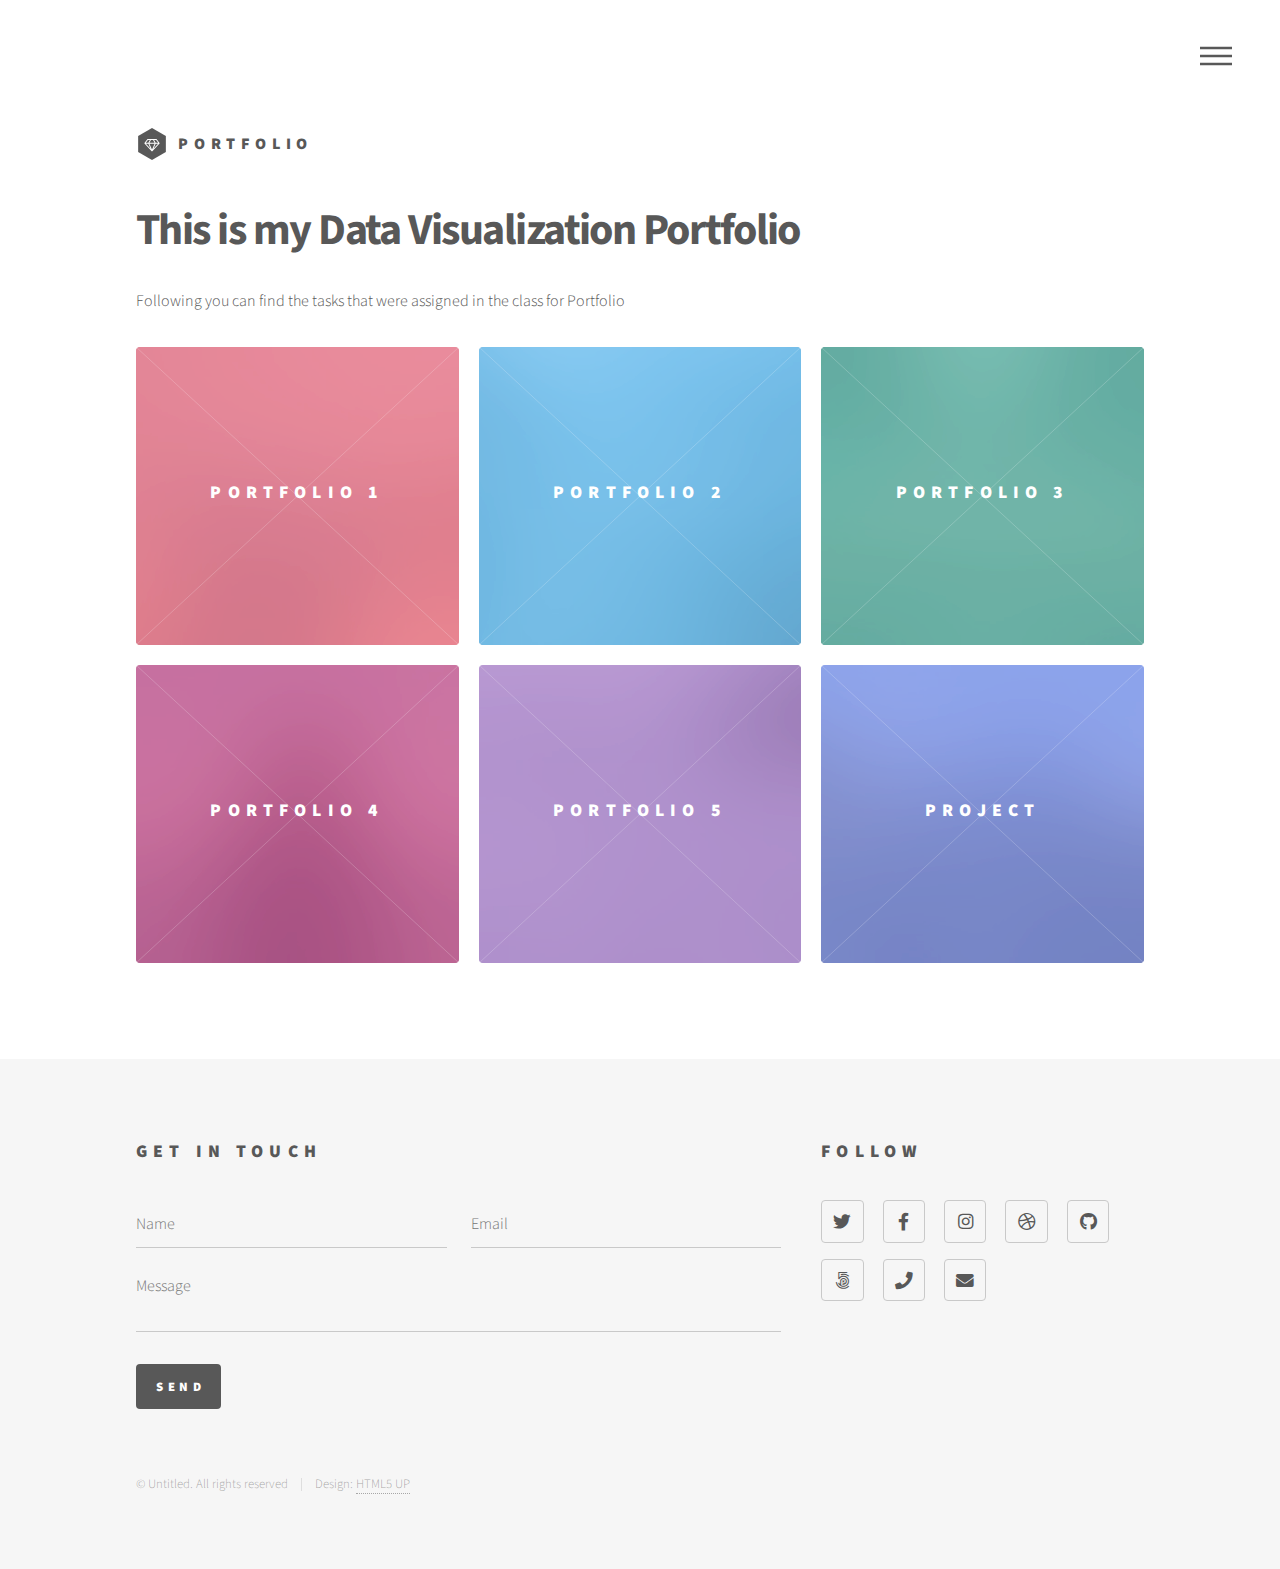
<file: index.html>
<!DOCTYPE HTML>
<!--
	Phantom by HTML5 UP
	html5up.net | @ajlkn
	Free for personal and commercial use under the CCA 3.0 license (html5up.net/license)
-->
<html>
	<head>
		<title>Pranav's Portfolio</title>
		<meta http-equiv='cache-control' content='no-cache'> 
		<meta http-equiv='expires' content='0'> 
		<meta http-equiv='pragma' content='no-cache'>
		<meta charset="utf-8" />
		<meta name="viewport" content="width=device-width, initial-scale=1, user-scalable=no" />
		<link rel="stylesheet" href="assets/css/main.css" />
		<noscript><link rel="stylesheet" href="assets/css/noscript.css" /></noscript>
	</head>
	<body class="is-preload">
		<!-- Wrapper -->
			<div id="wrapper">

				<!-- Header -->
					<header id="header">
						<div class="inner">

							<!-- Logo -->
								<a href="index.html" class="logo">
									<span class="symbol"><img src="images/logo.svg" alt="" /></span><span class="title">Portfolio</span>
								</a>

							<!-- Nav -->
								<nav>
									<ul>
										<li><a href="#menu">Menu</a></li>
									</ul>
								</nav>

						</div>
					</header>

				<!-- Menu -->
					<nav id="menu">
						<h2>Menu</h2>
						<ul>
							<li><a href="index.html">Home</a></li>
							<li><a href="prtfl1.html">Portfolio 1</a></li>
							<li><a href="prtfl2.html">Portfolio 2</a></li>
							<li><a href="prtfl3.html">Portfolio 3</a></li>
							<li><a href="prtfl4.html">Portfolio 4</a></li>
							<li><a href="prtfl5.html">Portfolio 5</a></li>
							<li><a href="proj.html">Project</a></li>
						</ul>
					</nav>

				<!-- Main -->
					<div id="main">
						<div class="inner">
							<header>
								<h1>This is my Data Visualization Portfolio</h1>
								<p>Following you can find the tasks that were assigned in the class for Portfolio</p>
							</header>
							<section class="tiles">
								<article class="style1">
									<span class="image">
										<img src="images/pic01.jpg" alt="" />
									</span>
									<a href="prtfl1.html">
										<h2>Portfolio 1</h2>
										<div class="content">
											<p>For a dataset create 3 visualizations</p>
										</div>
									</a>
								</article>
								<article class="style2">
									<span class="image">
										<img src="images/pic02.jpg" alt="" />
									</span>
									<a href="prtfl2.html">
										<h2>Portfolio 2</h2>
										<div class="content">
											<p>Visualization Makeover</p>
										</div>
									</a>
								</article>
								<article class="style3">
									<span class="image">
										<img src="images/pic03.jpg" alt="" />
									</span>
									<a href="prtfl3.html">
										<h2>Portfolio 3</h2>
										<div class="content">
											<p>Tableau Map</p>
										</div>
									</a>
								</article>
								<article class="style4">
									<span class="image">
										<img src="images/pic04.jpg" alt="" />
									</span>
									<a href="prtfl4.html">
										<h2>Portfolio 4</h2>
										<div class="content">
											<p>Liar Liar</p>
										</div>
									</a>
								</article>
								<article class="style5">
									<span class="image">
										<img src="images/pic05.jpg" alt="" />
									</span>
									<a href="prtfl5.html">
										<h2>Portfolio 5</h2>
										<div class="content">
											<p>WANDB tutorial</p>
										</div>
									</a>
								</article>
								<article class="style6">
									<span class="image">
										<img src="images/pic06.jpg" alt="" />
									</span>
									<a href="proj.html">
										<h2>Project</h2>
										<div class="content">
											<p>Rising Temperatures, Rising Concerns: Delhi's Climate Change Story</p>
										</div>
									</a>
								</article>
								<!-- <article class="style6">
									<span class="image">
										<img src="images/pic06.jpg" alt="" />
									</span>
									<a href="prtfl5.html">
										<h2>Portfolio 5</h2>
										<div class="content">
											<p>WANDB tutorial</p>
										</div>
									</a>
								</article> -->
								<!-- <article class="style2">
									<span class="image">
										<img src="images/pic07.jpg" alt="" />
									</span>
									<a href="generic.html">
										<h2>Ipsum</h2>
										<div class="content">
											<p>Sed nisl arcu euismod sit amet nisi lorem etiam dolor veroeros et feugiat.</p>
										</div>
									</a>
								</article> -->
								<!-- <article class="style3">
									<span class="image">
										<img src="images/pic08.jpg" alt="" />
									</span>
									<a href="generic.html">
										<h2>Dolor</h2>
										<div class="content">
											<p>Sed nisl arcu euismod sit amet nisi lorem etiam dolor veroeros et feugiat.</p>
										</div>
									</a>
								</article> -->
								<!-- <article class="style1">
									<span class="image">
										<img src="images/pic09.jpg" alt="" />
									</span>
									<a href="generic.html">
										<h2>Nullam</h2>
										<div class="content">
											<p>Sed nisl arcu euismod sit amet nisi lorem etiam dolor veroeros et feugiat.</p>
										</div>
									</a>
								</article> -->
								<!-- <article class="style5">
									<span class="image">
										<img src="images/pic10.jpg" alt="" />
									</span>
									<a href="generic.html">
										<h2>Ultricies</h2>
										<div class="content">
											<p>Sed nisl arcu euismod sit amet nisi lorem etiam dolor veroeros et feugiat.</p>
										</div>
									</a>
								</article> -->
								<!-- <article class="style6">
									<span class="image">
										<img src="images/pic11.jpg" alt="" />
									</span>
									<a href="generic.html">
										<h2>Dictum</h2>
										<div class="content">
											<p>Sed nisl arcu euismod sit amet nisi lorem etiam dolor veroeros et feugiat.</p>
										</div>
									</a>
								</article> -->
								<!-- <article class="style4">
									<span class="image">
										<img src="images/pic12.jpg" alt="" />
									</span>
									<a href="generic.html">
										<h2>Pretium</h2>
										<div class="content">
											<p>Sed nisl arcu euismod sit amet nisi lorem etiam dolor veroeros et feugiat.</p>
										</div>
									</a>
								</article> -->
							</section>
						</div>
					</div>

				<!-- Footer -->
					<footer id="footer">
						<div class="inner">
							<section>
								<h2>Get in touch</h2>
								<form method="post" action="#">
									<div class="fields">
										<div class="field half">
											<input type="text" name="name" id="name" placeholder="Name" />
										</div>
										<div class="field half">
											<input type="email" name="email" id="email" placeholder="Email" />
										</div>
										<div class="field">
											<textarea name="message" id="message" placeholder="Message"></textarea>
										</div>
									</div>
									<ul class="actions">
										<li><input type="submit" value="Send" class="primary" /></li>
									</ul>
								</form>
							</section>
							<section>
								<h2>Follow</h2>
								<ul class="icons">
									<li><a href="#" class="icon brands style2 fa-twitter"><span class="label">Twitter</span></a></li>
									<li><a href="#" class="icon brands style2 fa-facebook-f"><span class="label">Facebook</span></a></li>
									<li><a href="#" class="icon brands style2 fa-instagram"><span class="label">Instagram</span></a></li>
									<li><a href="#" class="icon brands style2 fa-dribbble"><span class="label">Dribbble</span></a></li>
									<li><a href="#" class="icon brands style2 fa-github"><span class="label">GitHub</span></a></li>
									<li><a href="#" class="icon brands style2 fa-500px"><span class="label">500px</span></a></li>
									<li><a href="#" class="icon solid style2 fa-phone"><span class="label">Phone</span></a></li>
									<li><a href="#" class="icon solid style2 fa-envelope"><span class="label">Email</span></a></li>
								</ul>
							</section>
							<ul class="copyright">
								<li>&copy; Untitled. All rights reserved</li><li>Design: <a href="http://html5up.net">HTML5 UP</a></li>
							</ul>
						</div>
					</footer>

			</div>

		<!-- Scripts -->
			<script src="assets/js/jquery.min.js"></script>
			<script src="assets/js/browser.min.js"></script>
			<script src="assets/js/breakpoints.min.js"></script>
			<script src="assets/js/util.js"></script>
			<script src="assets/js/main.js"></script>

	</body>
</html>
</file>
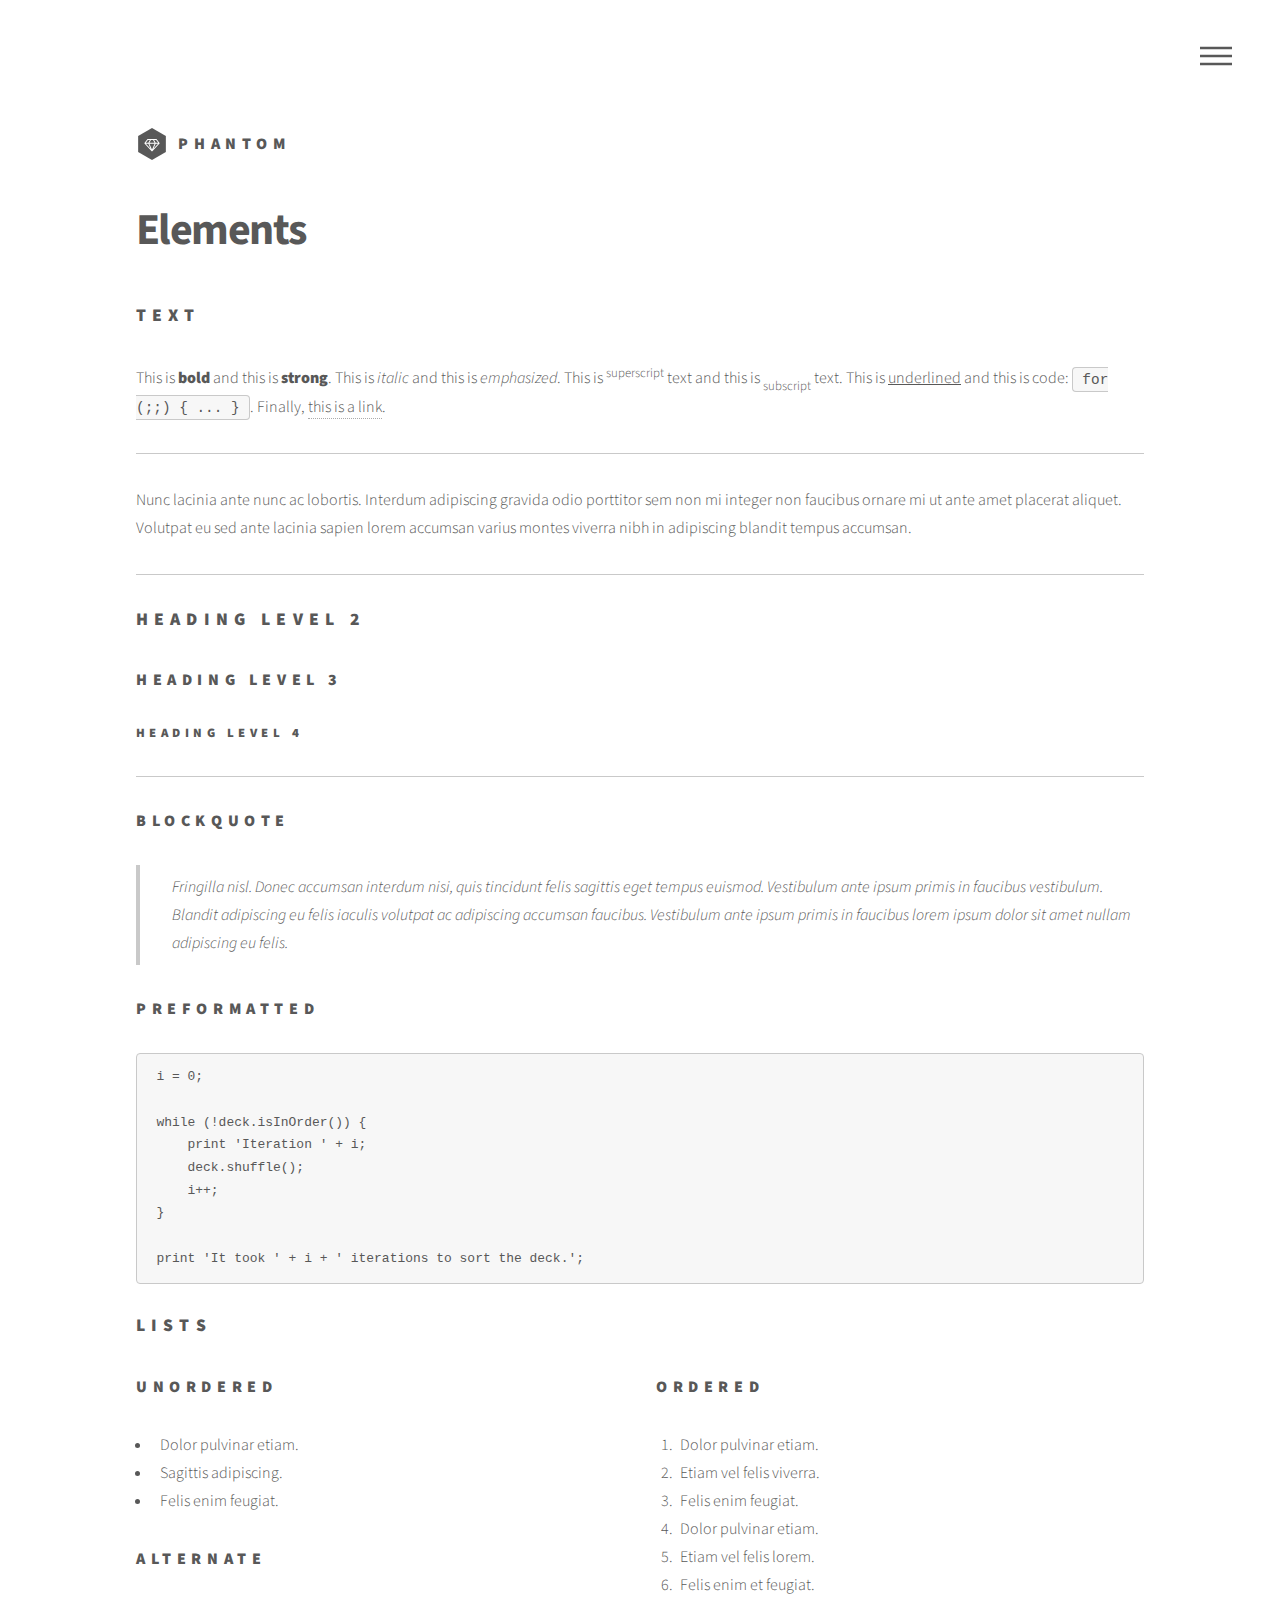
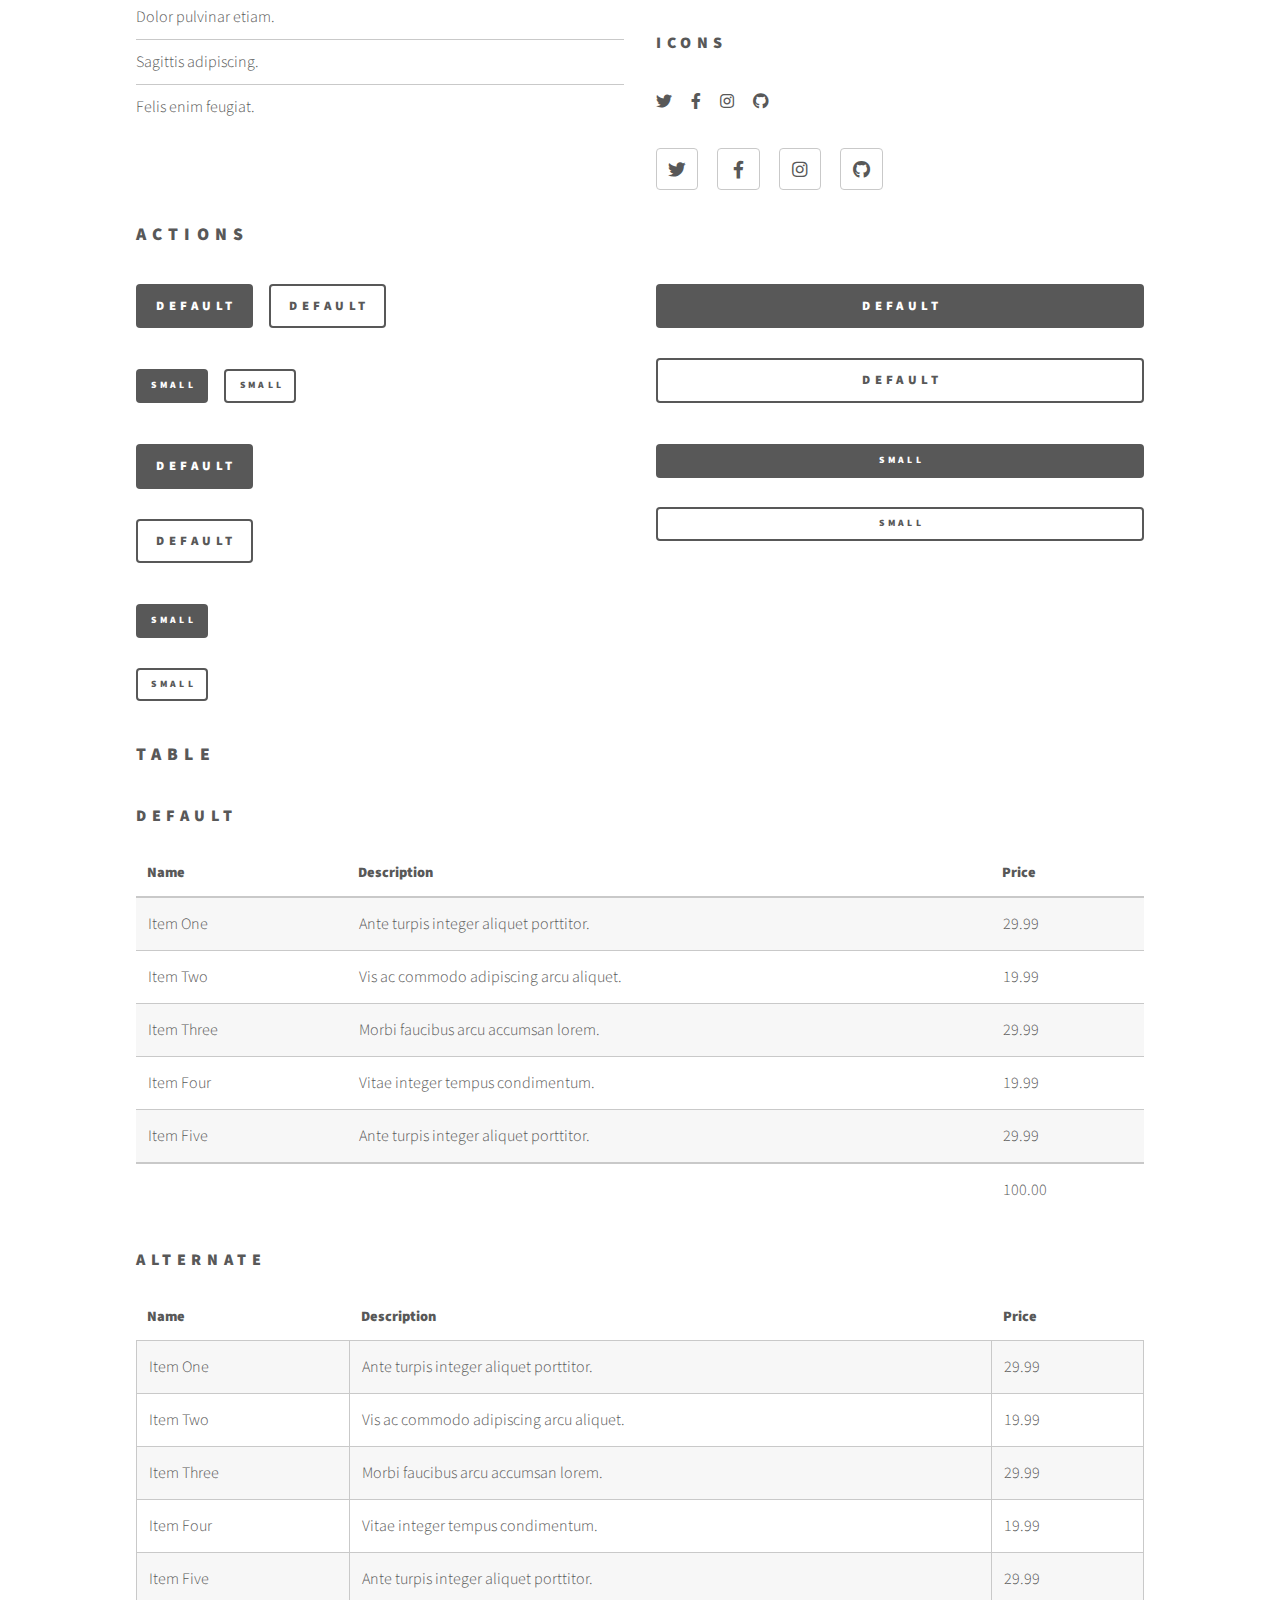
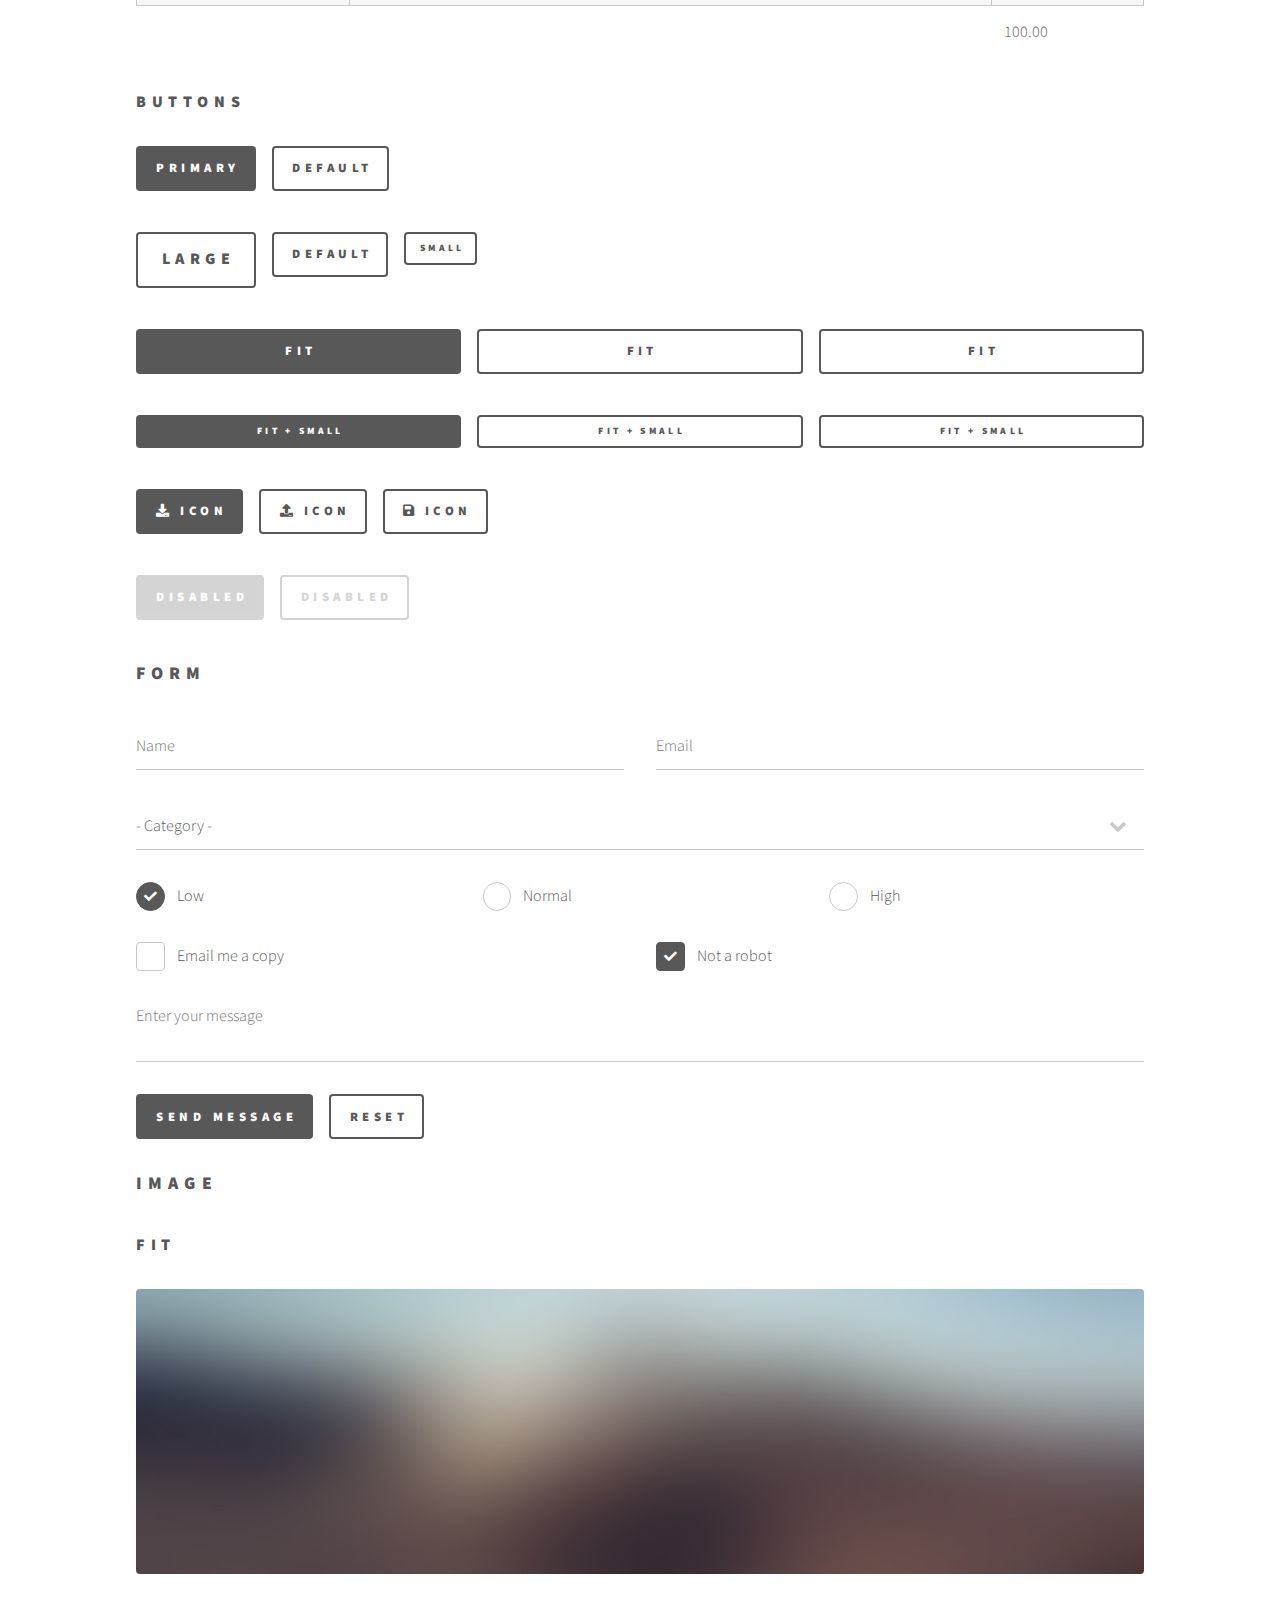
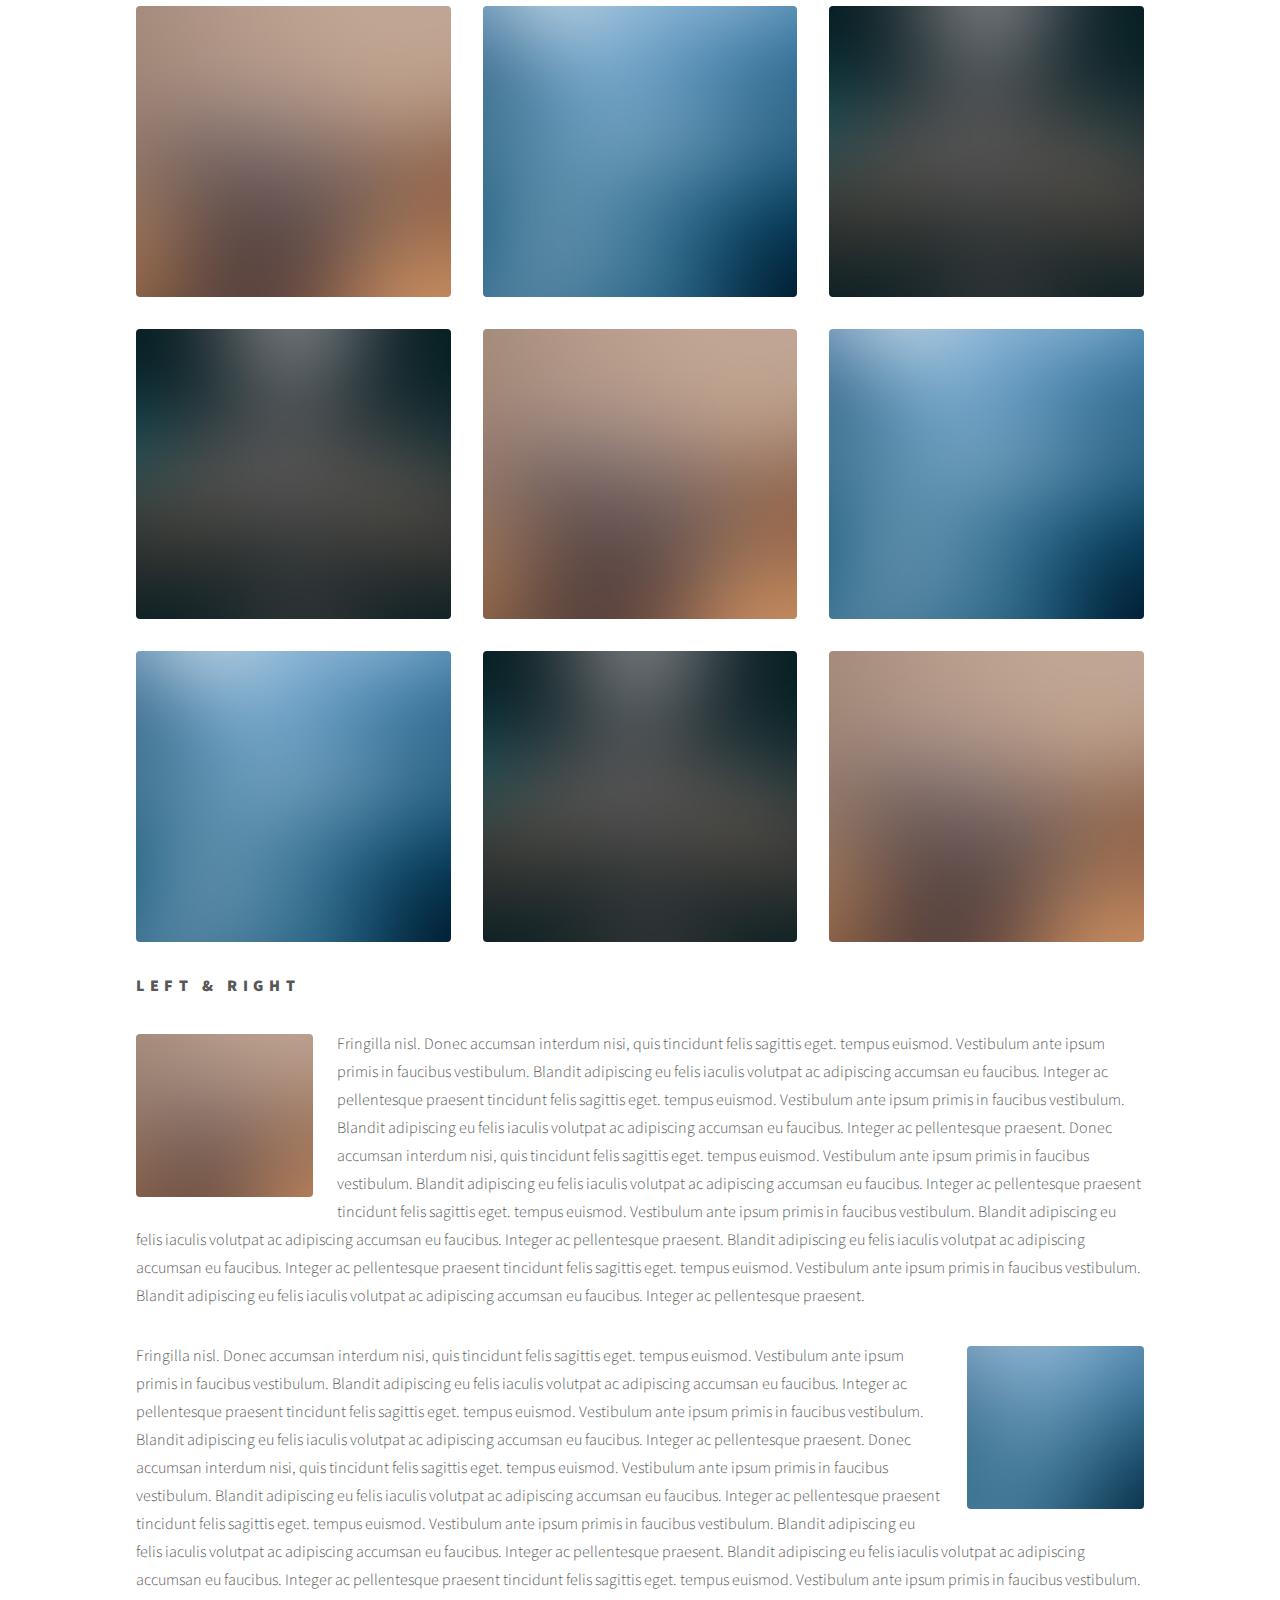
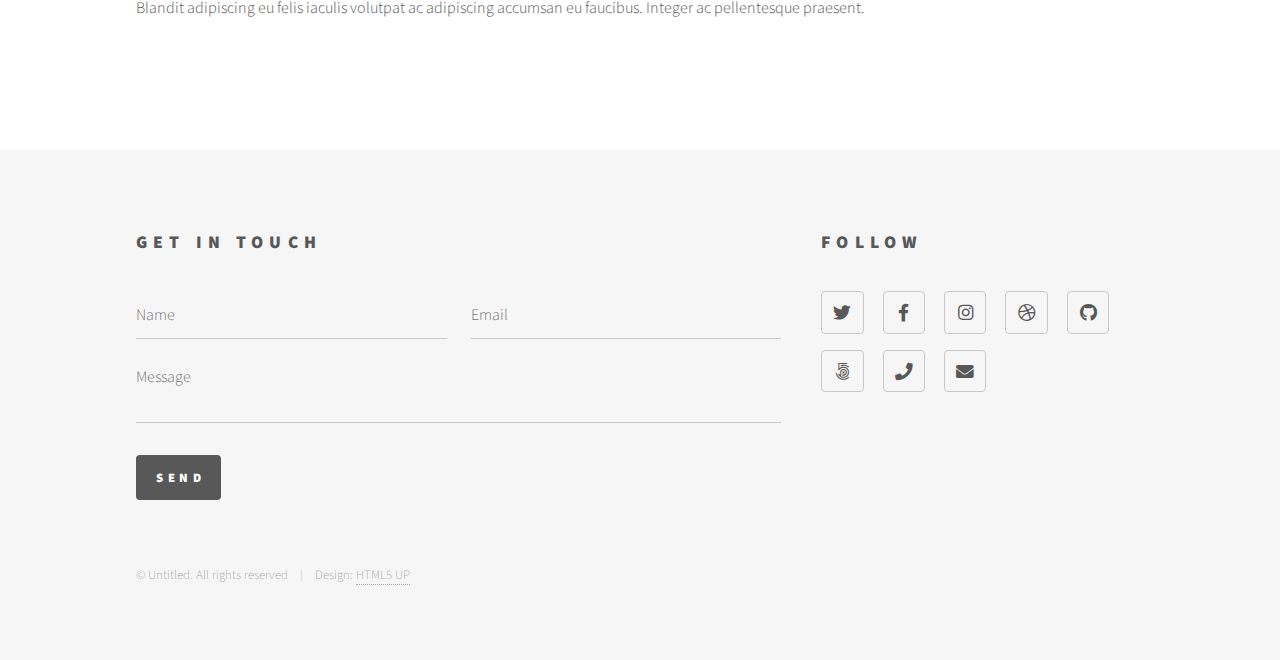
<file: elements.html>
<!DOCTYPE HTML>
<!--
	Phantom by HTML5 UP
	html5up.net | @ajlkn
	Free for personal and commercial use under the CCA 3.0 license (html5up.net/license)
-->
<html>
	<head>
		<title>Elements - Phantom by HTML5 UP</title>
		<meta charset="utf-8" />
		<meta name="viewport" content="width=device-width, initial-scale=1, user-scalable=no" />
		<link rel="stylesheet" href="assets/css/main.css" />
		<noscript><link rel="stylesheet" href="assets/css/noscript.css" /></noscript>
	</head>
	<body class="is-preload">
		<!-- Wrapper -->
			<div id="wrapper">

				<!-- Header -->
					<header id="header">
						<div class="inner">

							<!-- Logo -->
								<a href="index.html" class="logo">
									<span class="symbol"><img src="images/logo.svg" alt="" /></span><span class="title">Phantom</span>
								</a>

							<!-- Nav -->
								<nav>
									<ul>
										<li><a href="#menu">Menu</a></li>
									</ul>
								</nav>

						</div>
					</header>

				<!-- Menu -->
					<nav id="menu">
						<h2>Menu</h2>
						<ul>
							<li><a href="index.html">Home</a></li>
							<li><a href="generic.html">Ipsum veroeros</a></li>
							<li><a href="generic.html">Tempus etiam</a></li>
							<li><a href="generic.html">Consequat dolor</a></li>
							<li><a href="elements.html">Elements</a></li>
						</ul>
					</nav>

				<!-- Main -->
					<div id="main">
						<div class="inner">
							<h1>Elements</h1>

							<!-- Text -->
								<section>
									<h2>Text</h2>
									<p>This is <b>bold</b> and this is <strong>strong</strong>. This is <i>italic</i> and this is <em>emphasized</em>.
									This is <sup>superscript</sup> text and this is <sub>subscript</sub> text.
									This is <u>underlined</u> and this is code: <code>for (;;) { ... }</code>. Finally, <a href="#">this is a link</a>.</p>
									<hr />
									<p>Nunc lacinia ante nunc ac lobortis. Interdum adipiscing gravida odio porttitor sem non mi integer non faucibus ornare mi ut ante amet placerat aliquet. Volutpat eu sed ante lacinia sapien lorem accumsan varius montes viverra nibh in adipiscing blandit tempus accumsan.</p>
									<hr />
									<h2>Heading Level 2</h2>
									<h3>Heading Level 3</h3>
									<h4>Heading Level 4</h4>
									<hr />
									<h3>Blockquote</h3>
									<blockquote>Fringilla nisl. Donec accumsan interdum nisi, quis tincidunt felis sagittis eget tempus euismod. Vestibulum ante ipsum primis in faucibus vestibulum. Blandit adipiscing eu felis iaculis volutpat ac adipiscing accumsan faucibus. Vestibulum ante ipsum primis in faucibus lorem ipsum dolor sit amet nullam adipiscing eu felis.</blockquote>
									<h3>Preformatted</h3>
									<pre><code>i = 0;

while (!deck.isInOrder()) {
    print 'Iteration ' + i;
    deck.shuffle();
    i++;
}

print 'It took ' + i + ' iterations to sort the deck.';</code></pre>
								</section>

							<!-- Lists -->
								<section>
									<h2>Lists</h2>
									<div class="row">
										<div class="col-6 col-12-medium">
											<h3>Unordered</h3>
											<ul>
												<li>Dolor pulvinar etiam.</li>
												<li>Sagittis adipiscing.</li>
												<li>Felis enim feugiat.</li>
											</ul>
											<h3>Alternate</h3>
											<ul class="alt">
												<li>Dolor pulvinar etiam.</li>
												<li>Sagittis adipiscing.</li>
												<li>Felis enim feugiat.</li>
											</ul>
										</div>
										<div class="col-6 col-12-medium">
											<h3>Ordered</h3>
											<ol>
												<li>Dolor pulvinar etiam.</li>
												<li>Etiam vel felis viverra.</li>
												<li>Felis enim feugiat.</li>
												<li>Dolor pulvinar etiam.</li>
												<li>Etiam vel felis lorem.</li>
												<li>Felis enim et feugiat.</li>
											</ol>
											<h3>Icons</h3>
											<ul class="icons">
												<li><a href="#" class="icon brands style1 fa-twitter"><span class="label">Twitter</span></a></li>
												<li><a href="#" class="icon brands style1 fa-facebook-f"><span class="label">Facebook</span></a></li>
												<li><a href="#" class="icon brands style1 fa-instagram"><span class="label">Instagram</span></a></li>
												<li><a href="#" class="icon brands style1 fa-github"><span class="label">Github</span></a></li>
											</ul>
											<ul class="icons">
												<li><a href="#" class="icon brands style2 fa-twitter"><span class="label">Twitter</span></a></li>
												<li><a href="#" class="icon brands style2 fa-facebook-f"><span class="label">Facebook</span></a></li>
												<li><a href="#" class="icon brands style2 fa-instagram"><span class="label">Instagram</span></a></li>
												<li><a href="#" class="icon brands style2 fa-github"><span class="label">Github</span></a></li>
											</ul>
										</div>
									</div>
									<h2>Actions</h2>
									<div class="row">
										<div class="col-6 col-12-medium">
											<ul class="actions">
												<li><a href="#" class="button primary">Default</a></li>
												<li><a href="#" class="button">Default</a></li>
											</ul>
											<ul class="actions small">
												<li><a href="#" class="button primary small">Small</a></li>
												<li><a href="#" class="button small">Small</a></li>
											</ul>
											<ul class="actions stacked">
												<li><a href="#" class="button primary">Default</a></li>
												<li><a href="#" class="button">Default</a></li>
											</ul>
											<ul class="actions stacked">
												<li><a href="#" class="button primary small">Small</a></li>
												<li><a href="#" class="button small">Small</a></li>
											</ul>
										</div>
										<div class="col-6 col-12-medium">
											<ul class="actions stacked">
												<li><a href="#" class="button primary fit">Default</a></li>
												<li><a href="#" class="button fit">Default</a></li>
											</ul>
											<ul class="actions stacked">
												<li><a href="#" class="button primary small fit">Small</a></li>
												<li><a href="#" class="button small fit">Small</a></li>
											</ul>
										</div>
									</div>
								</section>

							<!-- Table -->
								<section>
									<h2>Table</h2>
									<h3>Default</h3>
									<div class="table-wrapper">
										<table>
											<thead>
												<tr>
													<th>Name</th>
													<th>Description</th>
													<th>Price</th>
												</tr>
											</thead>
											<tbody>
												<tr>
													<td>Item One</td>
													<td>Ante turpis integer aliquet porttitor.</td>
													<td>29.99</td>
												</tr>
												<tr>
													<td>Item Two</td>
													<td>Vis ac commodo adipiscing arcu aliquet.</td>
													<td>19.99</td>
												</tr>
												<tr>
													<td>Item Three</td>
													<td> Morbi faucibus arcu accumsan lorem.</td>
													<td>29.99</td>
												</tr>
												<tr>
													<td>Item Four</td>
													<td>Vitae integer tempus condimentum.</td>
													<td>19.99</td>
												</tr>
												<tr>
													<td>Item Five</td>
													<td>Ante turpis integer aliquet porttitor.</td>
													<td>29.99</td>
												</tr>
											</tbody>
											<tfoot>
												<tr>
													<td colspan="2"></td>
													<td>100.00</td>
												</tr>
											</tfoot>
										</table>
									</div>

									<h3>Alternate</h3>
									<div class="table-wrapper">
										<table class="alt">
											<thead>
												<tr>
													<th>Name</th>
													<th>Description</th>
													<th>Price</th>
												</tr>
											</thead>
											<tbody>
												<tr>
													<td>Item One</td>
													<td>Ante turpis integer aliquet porttitor.</td>
													<td>29.99</td>
												</tr>
												<tr>
													<td>Item Two</td>
													<td>Vis ac commodo adipiscing arcu aliquet.</td>
													<td>19.99</td>
												</tr>
												<tr>
													<td>Item Three</td>
													<td> Morbi faucibus arcu accumsan lorem.</td>
													<td>29.99</td>
												</tr>
												<tr>
													<td>Item Four</td>
													<td>Vitae integer tempus condimentum.</td>
													<td>19.99</td>
												</tr>
												<tr>
													<td>Item Five</td>
													<td>Ante turpis integer aliquet porttitor.</td>
													<td>29.99</td>
												</tr>
											</tbody>
											<tfoot>
												<tr>
													<td colspan="2"></td>
													<td>100.00</td>
												</tr>
											</tfoot>
										</table>
									</div>
								</section>

							<!-- Buttons -->
								<section>
									<h3>Buttons</h3>
									<ul class="actions">
										<li><a href="#" class="button primary">Primary</a></li>
										<li><a href="#" class="button">Default</a></li>
									</ul>
									<ul class="actions">
										<li><a href="#" class="button large">Large</a></li>
										<li><a href="#" class="button">Default</a></li>
										<li><a href="#" class="button small">Small</a></li>
									</ul>
									<ul class="actions fit">
										<li><a href="#" class="button primary fit">Fit</a></li>
										<li><a href="#" class="button fit">Fit</a></li>
										<li><a href="#" class="button fit">Fit</a></li>
									</ul>
									<ul class="actions fit small">
										<li><a href="#" class="button primary fit small">Fit + Small</a></li>
										<li><a href="#" class="button fit small">Fit + Small</a></li>
										<li><a href="#" class="button fit small">Fit + Small</a></li>
									</ul>
									<ul class="actions">
										<li><a href="#" class="button primary icon solid fa-download">Icon</a></li>
										<li><a href="#" class="button icon solid fa-upload">Icon</a></li>
										<li><a href="#" class="button icon solid fa-save">Icon</a></li>
									</ul>
									<ul class="actions">
										<li><span class="button primary disabled">Disabled</span></li>
										<li><span class="button disabled">Disabled</span></li>
									</ul>
								</section>

							<!-- Form -->
								<section>
									<h2>Form</h2>
									<form method="post" action="#">
										<div class="row gtr-uniform">
											<div class="col-6 col-12-xsmall">
												<input type="text" name="demo-name" id="demo-name" value="" placeholder="Name" />
											</div>
											<div class="col-6 col-12-xsmall">
												<input type="email" name="demo-email" id="demo-email" value="" placeholder="Email" />
											</div>
											<div class="col-12">
												<select name="demo-category" id="demo-category">
													<option value="">- Category -</option>
													<option value="1">Manufacturing</option>
													<option value="1">Shipping</option>
													<option value="1">Administration</option>
													<option value="1">Human Resources</option>
												</select>
											</div>
											<div class="col-4 col-12-small">
												<input type="radio" id="demo-priority-low" name="demo-priority" checked>
												<label for="demo-priority-low">Low</label>
											</div>
											<div class="col-4 col-12-small">
												<input type="radio" id="demo-priority-normal" name="demo-priority">
												<label for="demo-priority-normal">Normal</label>
											</div>
											<div class="col-4 col-12-small">
												<input type="radio" id="demo-priority-high" name="demo-priority">
												<label for="demo-priority-high">High</label>
											</div>
											<div class="col-6 col-12-small">
												<input type="checkbox" id="demo-copy" name="demo-copy">
												<label for="demo-copy">Email me a copy</label>
											</div>
											<div class="col-6 col-12-small">
												<input type="checkbox" id="demo-human" name="demo-human" checked>
												<label for="demo-human">Not a robot</label>
											</div>
											<div class="col-12">
												<textarea name="demo-message" id="demo-message" placeholder="Enter your message" rows="6"></textarea>
											</div>
											<div class="col-12">
												<ul class="actions">
													<li><input type="submit" value="Send Message" class="primary" /></li>
													<li><input type="reset" value="Reset" /></li>
												</ul>
											</div>
										</div>
									</form>
								</section>

							<!-- Image -->
								<section>
									<h2>Image</h2>
									<h3>Fit</h3>
									<div class="box alt">
										<div class="row gtr-uniform">
											<div class="col-12"><span class="image fit"><img src="images/pic13.jpg" alt="" /></span></div>
											<div class="col-4"><span class="image fit"><img src="images/pic01.jpg" alt="" /></span></div>
											<div class="col-4"><span class="image fit"><img src="images/pic02.jpg" alt="" /></span></div>
											<div class="col-4"><span class="image fit"><img src="images/pic03.jpg" alt="" /></span></div>
											<div class="col-4"><span class="image fit"><img src="images/pic03.jpg" alt="" /></span></div>
											<div class="col-4"><span class="image fit"><img src="images/pic01.jpg" alt="" /></span></div>
											<div class="col-4"><span class="image fit"><img src="images/pic02.jpg" alt="" /></span></div>
											<div class="col-4"><span class="image fit"><img src="images/pic02.jpg" alt="" /></span></div>
											<div class="col-4"><span class="image fit"><img src="images/pic03.jpg" alt="" /></span></div>
											<div class="col-4"><span class="image fit"><img src="images/pic01.jpg" alt="" /></span></div>
										</div>
									</div>
									<h3>Left &amp; Right</h3>
									<p><span class="image left"><img src="images/pic14.jpg" alt="" /></span>Fringilla nisl. Donec accumsan interdum nisi, quis tincidunt felis sagittis eget. tempus euismod. Vestibulum ante ipsum primis in faucibus vestibulum. Blandit adipiscing eu felis iaculis volutpat ac adipiscing accumsan eu faucibus. Integer ac pellentesque praesent tincidunt felis sagittis eget. tempus euismod. Vestibulum ante ipsum primis in faucibus vestibulum. Blandit adipiscing eu felis iaculis volutpat ac adipiscing accumsan eu faucibus. Integer ac pellentesque praesent. Donec accumsan interdum nisi, quis tincidunt felis sagittis eget. tempus euismod. Vestibulum ante ipsum primis in faucibus vestibulum. Blandit adipiscing eu felis iaculis volutpat ac adipiscing accumsan eu faucibus. Integer ac pellentesque praesent tincidunt felis sagittis eget. tempus euismod. Vestibulum ante ipsum primis in faucibus vestibulum. Blandit adipiscing eu felis iaculis volutpat ac adipiscing accumsan eu faucibus. Integer ac pellentesque praesent. Blandit adipiscing eu felis iaculis volutpat ac adipiscing accumsan eu faucibus. Integer ac pellentesque praesent tincidunt felis sagittis eget. tempus euismod. Vestibulum ante ipsum primis in faucibus vestibulum. Blandit adipiscing eu felis iaculis volutpat ac adipiscing accumsan eu faucibus. Integer ac pellentesque praesent.</p>
									<p><span class="image right"><img src="images/pic15.jpg" alt="" /></span>Fringilla nisl. Donec accumsan interdum nisi, quis tincidunt felis sagittis eget. tempus euismod. Vestibulum ante ipsum primis in faucibus vestibulum. Blandit adipiscing eu felis iaculis volutpat ac adipiscing accumsan eu faucibus. Integer ac pellentesque praesent tincidunt felis sagittis eget. tempus euismod. Vestibulum ante ipsum primis in faucibus vestibulum. Blandit adipiscing eu felis iaculis volutpat ac adipiscing accumsan eu faucibus. Integer ac pellentesque praesent. Donec accumsan interdum nisi, quis tincidunt felis sagittis eget. tempus euismod. Vestibulum ante ipsum primis in faucibus vestibulum. Blandit adipiscing eu felis iaculis volutpat ac adipiscing accumsan eu faucibus. Integer ac pellentesque praesent tincidunt felis sagittis eget. tempus euismod. Vestibulum ante ipsum primis in faucibus vestibulum. Blandit adipiscing eu felis iaculis volutpat ac adipiscing accumsan eu faucibus. Integer ac pellentesque praesent. Blandit adipiscing eu felis iaculis volutpat ac adipiscing accumsan eu faucibus. Integer ac pellentesque praesent tincidunt felis sagittis eget. tempus euismod. Vestibulum ante ipsum primis in faucibus vestibulum. Blandit adipiscing eu felis iaculis volutpat ac adipiscing accumsan eu faucibus. Integer ac pellentesque praesent.</p>
								</section>

						</div>
					</div>

				<!-- Footer -->
					<footer id="footer">
						<div class="inner">
							<section>
								<h2>Get in touch</h2>
								<form method="post" action="#">
									<div class="fields">
										<div class="field half">
											<input type="text" name="name" id="name" placeholder="Name" />
										</div>
										<div class="field half">
											<input type="email" name="email" id="email" placeholder="Email" />
										</div>
										<div class="field">
											<textarea name="message" id="message" placeholder="Message"></textarea>
										</div>
									</div>
									<ul class="actions">
										<li><input type="submit" value="Send" class="primary" /></li>
									</ul>
								</form>
							</section>
							<section>
								<h2>Follow</h2>
								<ul class="icons">
									<li><a href="#" class="icon brands style2 fa-twitter"><span class="label">Twitter</span></a></li>
									<li><a href="#" class="icon brands style2 fa-facebook-f"><span class="label">Facebook</span></a></li>
									<li><a href="#" class="icon brands style2 fa-instagram"><span class="label">Instagram</span></a></li>
									<li><a href="#" class="icon brands style2 fa-dribbble"><span class="label">Dribbble</span></a></li>
									<li><a href="#" class="icon brands style2 fa-github"><span class="label">GitHub</span></a></li>
									<li><a href="#" class="icon brands style2 fa-500px"><span class="label">500px</span></a></li>
									<li><a href="#" class="icon solid style2 fa-phone"><span class="label">Phone</span></a></li>
									<li><a href="#" class="icon solid style2 fa-envelope"><span class="label">Email</span></a></li>
								</ul>
							</section>
							<ul class="copyright">
								<li>&copy; Untitled. All rights reserved</li><li>Design: <a href="http://html5up.net">HTML5 UP</a></li>
							</ul>
						</div>
					</footer>

			</div>

		<!-- Scripts -->
			<script src="assets/js/jquery.min.js"></script>
			<script src="assets/js/browser.min.js"></script>
			<script src="assets/js/breakpoints.min.js"></script>
			<script src="assets/js/util.js"></script>
			<script src="assets/js/main.js"></script>

	</body>
</html>
</file>
<file: assets/css/noscript.css>
/*
	Phantom by HTML5 UP
	html5up.net | @ajlkn
	Free for personal and commercial use under the CCA 3.0 license (html5up.net/license)
*/

/* Tiles */

	body.is-preload .tiles article {
		-moz-transform: none;
		-webkit-transform: none;
		-ms-transform: none;
		transform: none;
		opacity: 1;
	}
</file>
<file: assets/css/main.css>
@import url(fontawesome-all.min.css);
@import url("https://fonts.googleapis.com/css?family=Source+Sans+Pro:300,700,900");

/*
	Phantom by HTML5 UP
	html5up.net | @ajlkn
	Free for personal and commercial use under the CCA 3.0 license (html5up.net/license)
*/

html, body, div, span, applet, object,
iframe, h1, h2, h3, h4, h5, h6, p, blockquote,
pre, a, abbr, acronym, address, big, cite,
code, del, dfn, em, img, ins, kbd, q, s, samp,
small, strike, strong, sub, sup, tt, var, b,
u, i, center, dl, dt, dd, ol, ul, li, fieldset,
form, label, legend, table, caption, tbody,
tfoot, thead, tr, th, td, article, aside,
canvas, details, embed, figure, figcaption,
footer, header, hgroup, menu, nav, output, ruby,
section, summary, time, mark, audio, video {
	margin: 0;
	padding: 0;
	border: 0;
	font-size: 100%;
	font: inherit;
	vertical-align: baseline;}

article, aside, details, figcaption, figure,
footer, header, hgroup, menu, nav, section {
	display: block;}

body {
	line-height: 1;
}

ol, ul {
	list-style: none;
}

blockquote, q {
	quotes: none;
}

	blockquote:before, blockquote:after, q:before, q:after {
		content: '';
		content: none;
	}

table {
	border-collapse: collapse;
	border-spacing: 0;
}

body {
	-webkit-text-size-adjust: none;
}

mark {
	background-color: transparent;
	color: inherit;
}

input::-moz-focus-inner {
	border: 0;
	padding: 0;
}

input, select, textarea {
	-moz-appearance: none;
	-webkit-appearance: none;
	-ms-appearance: none;
	appearance: none;
}

/* Basic */

	@-ms-viewport {
		width: device-width;
	}

	body {
		-ms-overflow-style: scrollbar;
	}

	@media screen and (max-width: 480px) {

		html, body {
			min-width: 320px;
		}

	}

	html {
		box-sizing: border-box;
	}

	*, *:before, *:after {
		box-sizing: inherit;
	}

	body {
		background: #ffffff;
	}

		body.is-preload *, body.is-preload *:before, body.is-preload *:after {
			-moz-animation: none !important;
			-webkit-animation: none !important;
			-ms-animation: none !important;
			animation: none !important;
			-moz-transition: none !important;
			-webkit-transition: none !important;
			-ms-transition: none !important;
			transition: none !important;
		}

/* Type */

	body, input, select, textarea {
		color: #585858;
		font-family: "Source Sans Pro", Helvetica, sans-serif;
		font-size: 16pt;
		font-weight: 300;
		line-height: 1.75;
	}

		@media screen and (max-width: 1680px) {

			body, input, select, textarea {
				font-size: 14pt;
			}

		}

		@media screen and (max-width: 1280px) {

			body, input, select, textarea {
				font-size: 12pt;
			}

		}

	a {
		-moz-transition: border-bottom-color 0.2s ease, color 0.2s ease;
		-webkit-transition: border-bottom-color 0.2s ease, color 0.2s ease;
		-ms-transition: border-bottom-color 0.2s ease, color 0.2s ease;
		transition: border-bottom-color 0.2s ease, color 0.2s ease;
		text-decoration: none;
		color: #585858;
		border-bottom: dotted 1px rgba(88, 88, 88, 0.5);
	}

		a:hover {
			border-bottom-color: transparent;
			color: #f2849e !important;
		}

	strong, b {
		font-weight: 900;
	}

	em, i {
		font-style: italic;
	}

	p {
		margin: 0 0 2em 0;
	}

	h1 {
		font-size: 2.75em;
		font-weight: 700;
		line-height: 1.3;
		margin: 0 0 1em 0;
		letter-spacing: -0.035em;
	}

		h1 a {
			color: inherit;
		}

		@media screen and (max-width: 736px) {

			h1 {
				font-size: 2em;
				margin: 0 0 1em 0;
			}

		}

		@media screen and (max-width: 360px) {

			h1 {
				font-size: 1.75em;
			}

		}

	h2, h3, h4, h5, h6 {
		font-weight: 900;
		line-height: 1.5;
		margin: 0 0 2em 0;
		text-transform: uppercase;
		letter-spacing: 0.35em;
	}

		h2 a, h3 a, h4 a, h5 a, h6 a {
			color: inherit;
		}

	h2 {
		font-size: 1.1em;
	}

	h3 {
		font-size: 1em;
	}

	h4 {
		font-size: 0.8em;
	}

	h5 {
		font-size: 0.8em;
	}

	h6 {
		font-size: 0.8em;
	}

	@media screen and (max-width: 980px) {

		h1 br, h2 br, h3 br, h4 br, h5 br, h6 br {
			display: none;
		}

	}

	@media screen and (max-width: 736px) {

		h2 {
			font-size: 1em;
		}

		h3 {
			font-size: 0.8em;
		}

	}

	sub {
		font-size: 0.8em;
		position: relative;
		top: 0.5em;
	}

	sup {
		font-size: 0.8em;
		position: relative;
		top: -0.5em;
	}

	blockquote {
		border-left: solid 4px #c9c9c9;
		font-style: italic;
		margin: 0 0 2em 0;
		padding: 0.5em 0 0.5em 2em;
	}

	code {
		background: rgba(144, 144, 144, 0.075);
		border-radius: 4px;
		border: solid 1px #c9c9c9;
		font-family: "Courier New", monospace;
		font-size: 0.9em;
		/* margin: 0 0.25em; */
		padding: 0.25em 0.65em;
	}

	pre {
		-webkit-overflow-scrolling: touch;
		font-family: "Courier New", monospace;
		font-size: 0.9em;
		margin: 0 0 2em 0;
	}

		pre code {
			display: block;
			line-height: 1.75;
			padding: 1em 1.5em;
			overflow-x: auto;
		}

	hr {
		border: 0;
		border-bottom: solid 1px #c9c9c9;
		margin: 2em 0;
	}

		hr.major {
			margin: 3em 0;
		}

	.align-left {
		text-align: left;
	}

	.align-center {
		text-align: center;
	}

	.align-right {
		text-align: right;
	}

/* Row */

	.row {
		display: flex;
		flex-wrap: wrap;
		box-sizing: border-box;
		align-items: stretch;
	}

		.row > * {
			box-sizing: border-box;
		}

		.row.gtr-uniform > * > :last-child {
			margin-bottom: 0;
		}

		.row.aln-left {
			justify-content: flex-start;
		}

		.row.aln-center {
			justify-content: center;
		}

		.row.aln-right {
			justify-content: flex-end;
		}

		.row.aln-top {
			align-items: flex-start;
		}

		.row.aln-middle {
			align-items: center;
		}

		.row.aln-bottom {
			align-items: flex-end;
		}

		.row > .imp {
			order: -1;
		}

		.row > .col-1 {
			width: 8.33333%;
		}

		.row > .off-1 {
			margin-left: 8.33333%;
		}

		.row > .col-2 {
			width: 16.66667%;
		}

		.row > .off-2 {
			margin-left: 16.66667%;
		}

		.row > .col-3 {
			width: 25%;
		}

		.row > .off-3 {
			margin-left: 25%;
		}

		.row > .col-4 {
			width: 33.33333%;
		}

		.row > .off-4 {
			margin-left: 33.33333%;
		}

		.row > .col-5 {
			width: 41.66667%;
		}

		.row > .off-5 {
			margin-left: 41.66667%;
		}

		.row > .col-6 {
			width: 50%;
		}

		.row > .off-6 {
			margin-left: 50%;
		}

		.row > .col-7 {
			width: 58.33333%;
		}

		.row > .off-7 {
			margin-left: 58.33333%;
		}

		.row > .col-8 {
			width: 66.66667%;
		}

		.row > .off-8 {
			margin-left: 66.66667%;
		}

		.row > .col-9 {
			width: 75%;
		}

		.row > .off-9 {
			margin-left: 75%;
		}

		.row > .col-10 {
			width: 83.33333%;
		}

		.row > .off-10 {
			margin-left: 83.33333%;
		}

		.row > .col-11 {
			width: 91.66667%;
		}

		.row > .off-11 {
			margin-left: 91.66667%;
		}

		.row > .col-12 {
			width: 100%;
		}

		.row > .off-12 {
			margin-left: 100%;
		}

		.row.gtr-0 {
			margin-top: 0;
			margin-left: 0em;
		}

			.row.gtr-0 > * {
				padding: 0 0 0 0em;
			}

			.row.gtr-0.gtr-uniform {
				margin-top: 0em;
			}

				.row.gtr-0.gtr-uniform > * {
					padding-top: 0em;
				}

		.row.gtr-25 {
			margin-top: 0;
			margin-left: -0.5em;
		}

			.row.gtr-25 > * {
				padding: 0 0 0 0.5em;
			}

			.row.gtr-25.gtr-uniform {
				margin-top: -0.5em;
			}

				.row.gtr-25.gtr-uniform > * {
					padding-top: 0.5em;
				}

		.row.gtr-50 {
			margin-top: 0;
			margin-left: -1em;
		}

			.row.gtr-50 > * {
				padding: 0 0 0 1em;
			}

			.row.gtr-50.gtr-uniform {
				margin-top: -1em;
			}

				.row.gtr-50.gtr-uniform > * {
					padding-top: 1em;
				}

		.row {
			margin-top: 0;
			margin-left: -2em;
		}

			.row > * {
				padding: 0 0 0 2em;
			}

			.row.gtr-uniform {
				margin-top: -2em;
			}

				.row.gtr-uniform > * {
					padding-top: 2em;
				}

		.row.gtr-150 {
			margin-top: 0;
			margin-left: -3em;
		}

			.row.gtr-150 > * {
				padding: 0 0 0 3em;
			}

			.row.gtr-150.gtr-uniform {
				margin-top: -3em;
			}

				.row.gtr-150.gtr-uniform > * {
					padding-top: 3em;
				}

		.row.gtr-200 {
			margin-top: 0;
			margin-left: -4em;
		}

			.row.gtr-200 > * {
				padding: 0 0 0 4em;
			}

			.row.gtr-200.gtr-uniform {
				margin-top: -4em;
			}

				.row.gtr-200.gtr-uniform > * {
					padding-top: 4em;
				}

		@media screen and (max-width: 1680px) {

			.row {
				display: flex;
				flex-wrap: wrap;
				box-sizing: border-box;
				align-items: stretch;
			}

				.row > * {
					box-sizing: border-box;
				}

				.row.gtr-uniform > * > :last-child {
					margin-bottom: 0;
				}

				.row.aln-left {
					justify-content: flex-start;
				}

				.row.aln-center {
					justify-content: center;
				}

				.row.aln-right {
					justify-content: flex-end;
				}

				.row.aln-top {
					align-items: flex-start;
				}

				.row.aln-middle {
					align-items: center;
				}

				.row.aln-bottom {
					align-items: flex-end;
				}

				.row > .imp-xlarge {
					order: -1;
				}

				.row > .col-1-xlarge {
					width: 8.33333%;
				}

				.row > .off-1-xlarge {
					margin-left: 8.33333%;
				}

				.row > .col-2-xlarge {
					width: 16.66667%;
				}

				.row > .off-2-xlarge {
					margin-left: 16.66667%;
				}

				.row > .col-3-xlarge {
					width: 25%;
				}

				.row > .off-3-xlarge {
					margin-left: 25%;
				}

				.row > .col-4-xlarge {
					width: 33.33333%;
				}

				.row > .off-4-xlarge {
					margin-left: 33.33333%;
				}

				.row > .col-5-xlarge {
					width: 41.66667%;
				}

				.row > .off-5-xlarge {
					margin-left: 41.66667%;
				}

				.row > .col-6-xlarge {
					width: 50%;
				}

				.row > .off-6-xlarge {
					margin-left: 50%;
				}

				.row > .col-7-xlarge {
					width: 58.33333%;
				}

				.row > .off-7-xlarge {
					margin-left: 58.33333%;
				}

				.row > .col-8-xlarge {
					width: 66.66667%;
				}

				.row > .off-8-xlarge {
					margin-left: 66.66667%;
				}

				.row > .col-9-xlarge {
					width: 75%;
				}

				.row > .off-9-xlarge {
					margin-left: 75%;
				}

				.row > .col-10-xlarge {
					width: 83.33333%;
				}

				.row > .off-10-xlarge {
					margin-left: 83.33333%;
				}

				.row > .col-11-xlarge {
					width: 91.66667%;
				}

				.row > .off-11-xlarge {
					margin-left: 91.66667%;
				}

				.row > .col-12-xlarge {
					width: 100%;
				}

				.row > .off-12-xlarge {
					margin-left: 100%;
				}

				.row.gtr-0 {
					margin-top: 0;
					margin-left: 0em;
				}

					.row.gtr-0 > * {
						padding: 0 0 0 0em;
					}

					.row.gtr-0.gtr-uniform {
						margin-top: 0em;
					}

						.row.gtr-0.gtr-uniform > * {
							padding-top: 0em;
						}

				.row.gtr-25 {
					margin-top: 0;
					margin-left: -0.5em;
				}

					.row.gtr-25 > * {
						padding: 0 0 0 0.5em;
					}

					.row.gtr-25.gtr-uniform {
						margin-top: -0.5em;
					}

						.row.gtr-25.gtr-uniform > * {
							padding-top: 0.5em;
						}

				.row.gtr-50 {
					margin-top: 0;
					margin-left: -1em;
				}

					.row.gtr-50 > * {
						padding: 0 0 0 1em;
					}

					.row.gtr-50.gtr-uniform {
						margin-top: -1em;
					}

						.row.gtr-50.gtr-uniform > * {
							padding-top: 1em;
						}

				.row {
					margin-top: 0;
					margin-left: -2em;
				}

					.row > * {
						padding: 0 0 0 2em;
					}

					.row.gtr-uniform {
						margin-top: -2em;
					}

						.row.gtr-uniform > * {
							padding-top: 2em;
						}

				.row.gtr-150 {
					margin-top: 0;
					margin-left: -3em;
				}

					.row.gtr-150 > * {
						padding: 0 0 0 3em;
					}

					.row.gtr-150.gtr-uniform {
						margin-top: -3em;
					}

						.row.gtr-150.gtr-uniform > * {
							padding-top: 3em;
						}

				.row.gtr-200 {
					margin-top: 0;
					margin-left: -4em;
				}

					.row.gtr-200 > * {
						padding: 0 0 0 4em;
					}

					.row.gtr-200.gtr-uniform {
						margin-top: -4em;
					}

						.row.gtr-200.gtr-uniform > * {
							padding-top: 4em;
						}

		}

		@media screen and (max-width: 1280px) {

			.row {
				display: flex;
				flex-wrap: wrap;
				box-sizing: border-box;
				align-items: stretch;
			}

				.row > * {
					box-sizing: border-box;
				}

				.row.gtr-uniform > * > :last-child {
					margin-bottom: 0;
				}

				.row.aln-left {
					justify-content: flex-start;
				}

				.row.aln-center {
					justify-content: center;
				}

				.row.aln-right {
					justify-content: flex-end;
				}

				.row.aln-top {
					align-items: flex-start;
				}

				.row.aln-middle {
					align-items: center;
				}

				.row.aln-bottom {
					align-items: flex-end;
				}

				.row > .imp-large {
					order: -1;
				}

				.row > .col-1-large {
					width: 8.33333%;
				}

				.row > .off-1-large {
					margin-left: 8.33333%;
				}

				.row > .col-2-large {
					width: 16.66667%;
				}

				.row > .off-2-large {
					margin-left: 16.66667%;
				}

				.row > .col-3-large {
					width: 25%;
				}

				.row > .off-3-large {
					margin-left: 25%;
				}

				.row > .col-4-large {
					width: 33.33333%;
				}

				.row > .off-4-large {
					margin-left: 33.33333%;
				}

				.row > .col-5-large {
					width: 41.66667%;
				}

				.row > .off-5-large {
					margin-left: 41.66667%;
				}

				.row > .col-6-large {
					width: 50%;
				}

				.row > .off-6-large {
					margin-left: 50%;
				}

				.row > .col-7-large {
					width: 58.33333%;
				}

				.row > .off-7-large {
					margin-left: 58.33333%;
				}

				.row > .col-8-large {
					width: 66.66667%;
				}

				.row > .off-8-large {
					margin-left: 66.66667%;
				}

				.row > .col-9-large {
					width: 75%;
				}

				.row > .off-9-large {
					margin-left: 75%;
				}

				.row > .col-10-large {
					width: 83.33333%;
				}

				.row > .off-10-large {
					margin-left: 83.33333%;
				}

				.row > .col-11-large {
					width: 91.66667%;
				}

				.row > .off-11-large {
					margin-left: 91.66667%;
				}

				.row > .col-12-large {
					width: 100%;
				}

				.row > .off-12-large {
					margin-left: 100%;
				}

				.row.gtr-0 {
					margin-top: 0;
					margin-left: 0em;
				}

					.row.gtr-0 > * {
						padding: 0 0 0 0em;
					}

					.row.gtr-0.gtr-uniform {
						margin-top: 0em;
					}

						.row.gtr-0.gtr-uniform > * {
							padding-top: 0em;
						}

				.row.gtr-25 {
					margin-top: 0;
					margin-left: -0.5em;
				}

					.row.gtr-25 > * {
						padding: 0 0 0 0.5em;
					}

					.row.gtr-25.gtr-uniform {
						margin-top: -0.5em;
					}

						.row.gtr-25.gtr-uniform > * {
							padding-top: 0.5em;
						}

				.row.gtr-50 {
					margin-top: 0;
					margin-left: -1em;
				}

					.row.gtr-50 > * {
						padding: 0 0 0 1em;
					}

					.row.gtr-50.gtr-uniform {
						margin-top: -1em;
					}

						.row.gtr-50.gtr-uniform > * {
							padding-top: 1em;
						}

				.row {
					margin-top: 0;
					margin-left: -2em;
				}

					.row > * {
						padding: 0 0 0 2em;
					}

					.row.gtr-uniform {
						margin-top: -2em;
					}

						.row.gtr-uniform > * {
							padding-top: 2em;
						}

				.row.gtr-150 {
					margin-top: 0;
					margin-left: -3em;
				}

					.row.gtr-150 > * {
						padding: 0 0 0 3em;
					}

					.row.gtr-150.gtr-uniform {
						margin-top: -3em;
					}

						.row.gtr-150.gtr-uniform > * {
							padding-top: 3em;
						}

				.row.gtr-200 {
					margin-top: 0;
					margin-left: -4em;
				}

					.row.gtr-200 > * {
						padding: 0 0 0 4em;
					}

					.row.gtr-200.gtr-uniform {
						margin-top: -4em;
					}

						.row.gtr-200.gtr-uniform > * {
							padding-top: 4em;
						}

		}

		@media screen and (max-width: 980px) {

			.row {
				display: flex;
				flex-wrap: wrap;
				box-sizing: border-box;
				align-items: stretch;
			}

				.row > * {
					box-sizing: border-box;
				}

				.row.gtr-uniform > * > :last-child {
					margin-bottom: 0;
				}

				.row.aln-left {
					justify-content: flex-start;
				}

				.row.aln-center {
					justify-content: center;
				}

				.row.aln-right {
					justify-content: flex-end;
				}

				.row.aln-top {
					align-items: flex-start;
				}

				.row.aln-middle {
					align-items: center;
				}

				.row.aln-bottom {
					align-items: flex-end;
				}

				.row > .imp-medium {
					order: -1;
				}

				.row > .col-1-medium {
					width: 8.33333%;
				}

				.row > .off-1-medium {
					margin-left: 8.33333%;
				}

				.row > .col-2-medium {
					width: 16.66667%;
				}

				.row > .off-2-medium {
					margin-left: 16.66667%;
				}

				.row > .col-3-medium {
					width: 25%;
				}

				.row > .off-3-medium {
					margin-left: 25%;
				}

				.row > .col-4-medium {
					width: 33.33333%;
				}

				.row > .off-4-medium {
					margin-left: 33.33333%;
				}

				.row > .col-5-medium {
					width: 41.66667%;
				}

				.row > .off-5-medium {
					margin-left: 41.66667%;
				}

				.row > .col-6-medium {
					width: 50%;
				}

				.row > .off-6-medium {
					margin-left: 50%;
				}

				.row > .col-7-medium {
					width: 58.33333%;
				}

				.row > .off-7-medium {
					margin-left: 58.33333%;
				}

				.row > .col-8-medium {
					width: 66.66667%;
				}

				.row > .off-8-medium {
					margin-left: 66.66667%;
				}

				.row > .col-9-medium {
					width: 75%;
				}

				.row > .off-9-medium {
					margin-left: 75%;
				}

				.row > .col-10-medium {
					width: 83.33333%;
				}

				.row > .off-10-medium {
					margin-left: 83.33333%;
				}

				.row > .col-11-medium {
					width: 91.66667%;
				}

				.row > .off-11-medium {
					margin-left: 91.66667%;
				}

				.row > .col-12-medium {
					width: 100%;
				}

				.row > .off-12-medium {
					margin-left: 100%;
				}

				.row.gtr-0 {
					margin-top: 0;
					margin-left: 0em;
				}

					.row.gtr-0 > * {
						padding: 0 0 0 0em;
					}

					.row.gtr-0.gtr-uniform {
						margin-top: 0em;
					}

						.row.gtr-0.gtr-uniform > * {
							padding-top: 0em;
						}

				.row.gtr-25 {
					margin-top: 0;
					margin-left: -0.375em;
				}

					.row.gtr-25 > * {
						padding: 0 0 0 0.375em;
					}

					.row.gtr-25.gtr-uniform {
						margin-top: -0.375em;
					}

						.row.gtr-25.gtr-uniform > * {
							padding-top: 0.375em;
						}

				.row.gtr-50 {
					margin-top: 0;
					margin-left: -0.75em;
				}

					.row.gtr-50 > * {
						padding: 0 0 0 0.75em;
					}

					.row.gtr-50.gtr-uniform {
						margin-top: -0.75em;
					}

						.row.gtr-50.gtr-uniform > * {
							padding-top: 0.75em;
						}

				.row {
					margin-top: 0;
					margin-left: -1.5em;
				}

					.row > * {
						padding: 0 0 0 1.5em;
					}

					.row.gtr-uniform {
						margin-top: -1.5em;
					}

						.row.gtr-uniform > * {
							padding-top: 1.5em;
						}

				.row.gtr-150 {
					margin-top: 0;
					margin-left: -2.25em;
				}

					.row.gtr-150 > * {
						padding: 0 0 0 2.25em;
					}

					.row.gtr-150.gtr-uniform {
						margin-top: -2.25em;
					}

						.row.gtr-150.gtr-uniform > * {
							padding-top: 2.25em;
						}

				.row.gtr-200 {
					margin-top: 0;
					margin-left: -3em;
				}

					.row.gtr-200 > * {
						padding: 0 0 0 3em;
					}

					.row.gtr-200.gtr-uniform {
						margin-top: -3em;
					}

						.row.gtr-200.gtr-uniform > * {
							padding-top: 3em;
						}

		}

		@media screen and (max-width: 736px) {

			.row {
				display: flex;
				flex-wrap: wrap;
				box-sizing: border-box;
				align-items: stretch;
			}

				.row > * {
					box-sizing: border-box;
				}

				.row.gtr-uniform > * > :last-child {
					margin-bottom: 0;
				}

				.row.aln-left {
					justify-content: flex-start;
				}

				.row.aln-center {
					justify-content: center;
				}

				.row.aln-right {
					justify-content: flex-end;
				}

				.row.aln-top {
					align-items: flex-start;
				}

				.row.aln-middle {
					align-items: center;
				}

				.row.aln-bottom {
					align-items: flex-end;
				}

				.row > .imp-small {
					order: -1;
				}

				.row > .col-1-small {
					width: 8.33333%;
				}

				.row > .off-1-small {
					margin-left: 8.33333%;
				}

				.row > .col-2-small {
					width: 16.66667%;
				}

				.row > .off-2-small {
					margin-left: 16.66667%;
				}

				.row > .col-3-small {
					width: 25%;
				}

				.row > .off-3-small {
					margin-left: 25%;
				}

				.row > .col-4-small {
					width: 33.33333%;
				}

				.row > .off-4-small {
					margin-left: 33.33333%;
				}

				.row > .col-5-small {
					width: 41.66667%;
				}

				.row > .off-5-small {
					margin-left: 41.66667%;
				}

				.row > .col-6-small {
					width: 50%;
				}

				.row > .off-6-small {
					margin-left: 50%;
				}

				.row > .col-7-small {
					width: 58.33333%;
				}

				.row > .off-7-small {
					margin-left: 58.33333%;
				}

				.row > .col-8-small {
					width: 66.66667%;
				}

				.row > .off-8-small {
					margin-left: 66.66667%;
				}

				.row > .col-9-small {
					width: 75%;
				}

				.row > .off-9-small {
					margin-left: 75%;
				}

				.row > .col-10-small {
					width: 83.33333%;
				}

				.row > .off-10-small {
					margin-left: 83.33333%;
				}

				.row > .col-11-small {
					width: 91.66667%;
				}

				.row > .off-11-small {
					margin-left: 91.66667%;
				}

				.row > .col-12-small {
					width: 100%;
				}

				.row > .off-12-small {
					margin-left: 100%;
				}

				.row.gtr-0 {
					margin-top: 0;
					margin-left: 0em;
				}

					.row.gtr-0 > * {
						padding: 0 0 0 0em;
					}

					.row.gtr-0.gtr-uniform {
						margin-top: 0em;
					}

						.row.gtr-0.gtr-uniform > * {
							padding-top: 0em;
						}

				.row.gtr-25 {
					margin-top: 0;
					margin-left: -0.25em;
				}

					.row.gtr-25 > * {
						padding: 0 0 0 0.25em;
					}

					.row.gtr-25.gtr-uniform {
						margin-top: -0.25em;
					}

						.row.gtr-25.gtr-uniform > * {
							padding-top: 0.25em;
						}

				.row.gtr-50 {
					margin-top: 0;
					margin-left: -0.5em;
				}

					.row.gtr-50 > * {
						padding: 0 0 0 0.5em;
					}

					.row.gtr-50.gtr-uniform {
						margin-top: -0.5em;
					}

						.row.gtr-50.gtr-uniform > * {
							padding-top: 0.5em;
						}

				.row {
					margin-top: 0;
					margin-left: -1em;
				}

					.row > * {
						padding: 0 0 0 1em;
					}

					.row.gtr-uniform {
						margin-top: -1em;
					}

						.row.gtr-uniform > * {
							padding-top: 1em;
						}

				.row.gtr-150 {
					margin-top: 0;
					margin-left: -1.5em;
				}

					.row.gtr-150 > * {
						padding: 0 0 0 1.5em;
					}

					.row.gtr-150.gtr-uniform {
						margin-top: -1.5em;
					}

						.row.gtr-150.gtr-uniform > * {
							padding-top: 1.5em;
						}

				.row.gtr-200 {
					margin-top: 0;
					margin-left: -2em;
				}

					.row.gtr-200 > * {
						padding: 0 0 0 2em;
					}

					.row.gtr-200.gtr-uniform {
						margin-top: -2em;
					}

						.row.gtr-200.gtr-uniform > * {
							padding-top: 2em;
						}

		}

		@media screen and (max-width: 480px) {

			.row {
				display: flex;
				flex-wrap: wrap;
				box-sizing: border-box;
				align-items: stretch;
			}

				.row > * {
					box-sizing: border-box;
				}

				.row.gtr-uniform > * > :last-child {
					margin-bottom: 0;
				}

				.row.aln-left {
					justify-content: flex-start;
				}

				.row.aln-center {
					justify-content: center;
				}

				.row.aln-right {
					justify-content: flex-end;
				}

				.row.aln-top {
					align-items: flex-start;
				}

				.row.aln-middle {
					align-items: center;
				}

				.row.aln-bottom {
					align-items: flex-end;
				}

				.row > .imp-xsmall {
					order: -1;
				}

				.row > .col-1-xsmall {
					width: 8.33333%;
				}

				.row > .off-1-xsmall {
					margin-left: 8.33333%;
				}

				.row > .col-2-xsmall {
					width: 16.66667%;
				}

				.row > .off-2-xsmall {
					margin-left: 16.66667%;
				}

				.row > .col-3-xsmall {
					width: 25%;
				}

				.row > .off-3-xsmall {
					margin-left: 25%;
				}

				.row > .col-4-xsmall {
					width: 33.33333%;
				}

				.row > .off-4-xsmall {
					margin-left: 33.33333%;
				}

				.row > .col-5-xsmall {
					width: 41.66667%;
				}

				.row > .off-5-xsmall {
					margin-left: 41.66667%;
				}

				.row > .col-6-xsmall {
					width: 50%;
				}

				.row > .off-6-xsmall {
					margin-left: 50%;
				}

				.row > .col-7-xsmall {
					width: 58.33333%;
				}

				.row > .off-7-xsmall {
					margin-left: 58.33333%;
				}

				.row > .col-8-xsmall {
					width: 66.66667%;
				}

				.row > .off-8-xsmall {
					margin-left: 66.66667%;
				}

				.row > .col-9-xsmall {
					width: 75%;
				}

				.row > .off-9-xsmall {
					margin-left: 75%;
				}

				.row > .col-10-xsmall {
					width: 83.33333%;
				}

				.row > .off-10-xsmall {
					margin-left: 83.33333%;
				}

				.row > .col-11-xsmall {
					width: 91.66667%;
				}

				.row > .off-11-xsmall {
					margin-left: 91.66667%;
				}

				.row > .col-12-xsmall {
					width: 100%;
				}

				.row > .off-12-xsmall {
					margin-left: 100%;
				}

				.row.gtr-0 {
					margin-top: 0;
					margin-left: 0em;
				}

					.row.gtr-0 > * {
						padding: 0 0 0 0em;
					}

					.row.gtr-0.gtr-uniform {
						margin-top: 0em;
					}

						.row.gtr-0.gtr-uniform > * {
							padding-top: 0em;
						}

				.row.gtr-25 {
					margin-top: 0;
					margin-left: -0.25em;
				}

					.row.gtr-25 > * {
						padding: 0 0 0 0.25em;
					}

					.row.gtr-25.gtr-uniform {
						margin-top: -0.25em;
					}

						.row.gtr-25.gtr-uniform > * {
							padding-top: 0.25em;
						}

				.row.gtr-50 {
					margin-top: 0;
					margin-left: -0.5em;
				}

					.row.gtr-50 > * {
						padding: 0 0 0 0.5em;
					}

					.row.gtr-50.gtr-uniform {
						margin-top: -0.5em;
					}

						.row.gtr-50.gtr-uniform > * {
							padding-top: 0.5em;
						}

				.row {
					margin-top: 0;
					margin-left: -1em;
				}

					.row > * {
						padding: 0 0 0 1em;
					}

					.row.gtr-uniform {
						margin-top: -1em;
					}

						.row.gtr-uniform > * {
							padding-top: 1em;
						}

				.row.gtr-150 {
					margin-top: 0;
					margin-left: -1.5em;
				}

					.row.gtr-150 > * {
						padding: 0 0 0 1.5em;
					}

					.row.gtr-150.gtr-uniform {
						margin-top: -1.5em;
					}

						.row.gtr-150.gtr-uniform > * {
							padding-top: 1.5em;
						}

				.row.gtr-200 {
					margin-top: 0;
					margin-left: -2em;
				}

					.row.gtr-200 > * {
						padding: 0 0 0 2em;
					}

					.row.gtr-200.gtr-uniform {
						margin-top: -2em;
					}

						.row.gtr-200.gtr-uniform > * {
							padding-top: 2em;
						}

		}

/* Section/Article */

	section.special, article.special {
		text-align: center;
	}

	header p {
		margin-top: -1em;
	}

	@media screen and (max-width: 736px) {

		header p {
			margin-top: 0;
		}

	}

/* Icon */

	.icon {
		text-decoration: none;
		border-bottom: none;
		position: relative;
	}

		.icon:before {
			-moz-osx-font-smoothing: grayscale;
			-webkit-font-smoothing: antialiased;
			display: inline-block;
			font-style: normal;
			font-variant: normal;
			text-rendering: auto;
			line-height: 1;
			text-transform: none !important;
			font-family: 'Font Awesome 5 Free';
			font-weight: 400;
		}

		.icon > .label {
			display: none;
		}

		.icon:before {
			line-height: inherit;
		}

		.icon.solid:before {
			font-weight: 900;
		}

		.icon.brands:before {
			font-family: 'Font Awesome 5 Brands';
		}

		.icon.style2 {
			-moz-transition: background-color 0.2s ease-in-out, color 0.2s ease-in-out, border-color 0.2s ease-in-out;
			-webkit-transition: background-color 0.2s ease-in-out, color 0.2s ease-in-out, border-color 0.2s ease-in-out;
			-ms-transition: background-color 0.2s ease-in-out, color 0.2s ease-in-out, border-color 0.2s ease-in-out;
			transition: background-color 0.2s ease-in-out, color 0.2s ease-in-out, border-color 0.2s ease-in-out;
			background-color: transparent;
			border: solid 1px #c9c9c9;
			border-radius: 4px;
			width: 2.65em;
			height: 2.65em;
			display: inline-block;
			text-align: center;
			line-height: 2.65em;
			color: inherit;
		}

			.icon.style2:before {
				font-size: 1.1em;
			}

			.icon.style2:hover {
				color: #f2849e;
				border-color: #f2849e;
			}

			.icon.style2:active {
				background-color: rgba(242, 132, 158, 0.1);
			}

/* List */

	ol {
		list-style: decimal;
		margin: 0 0 2em 0;
		padding-left: 1.25em;
	}

		ol li {
			padding-left: 0.25em;
		}

	ul {
		list-style: disc;
		margin: 0 0 2em 0;
		padding-left: 1em;
	}

		ul li {
			padding-left: 0.5em;
		}

		ul.alt {
			list-style: none;
			padding-left: 0;
		}

			ul.alt li {
				border-top: solid 1px #c9c9c9;
				padding: 0.5em 0;
			}

				ul.alt li:first-child {
					border-top: 0;
					padding-top: 0;
				}

	dl {
		margin: 0 0 2em 0;
	}

		dl dt {
			display: block;
			font-weight: 900;
			margin: 0 0 1em 0;
		}

		dl dd {
			margin-left: 2em;
		}

/* Actions */

	ul.actions {
		display: -moz-flex;
		display: -webkit-flex;
		display: -ms-flex;
		display: flex;
		cursor: default;
		list-style: none;
		margin-left: -1em;
		padding-left: 0;
	}

		ul.actions li {
			padding: 0 0 0 1em;
			vertical-align: middle;
		}

		ul.actions.special {
			-moz-justify-content: center;
			-webkit-justify-content: center;
			-ms-justify-content: center;
			justify-content: center;
			width: 100%;
			margin-left: 0;
		}

			ul.actions.special li:first-child {
				padding-left: 0;
			}

		ul.actions.stacked {
			-moz-flex-direction: column;
			-webkit-flex-direction: column;
			-ms-flex-direction: column;
			flex-direction: column;
			margin-left: 0;
		}

			ul.actions.stacked li {
				padding: 1.3em 0 0 0;
			}

				ul.actions.stacked li:first-child {
					padding-top: 0;
				}

		ul.actions.fit {
			width: calc(100% + 1em);
		}

			ul.actions.fit li {
				-moz-flex-grow: 1;
				-webkit-flex-grow: 1;
				-ms-flex-grow: 1;
				flex-grow: 1;
				-moz-flex-shrink: 1;
				-webkit-flex-shrink: 1;
				-ms-flex-shrink: 1;
				flex-shrink: 1;
				width: 100%;
			}

				ul.actions.fit li > * {
					width: 100%;
				}

			ul.actions.fit.stacked {
				width: 100%;
			}

		@media screen and (max-width: 480px) {

			ul.actions:not(.fixed) {
				-moz-flex-direction: column;
				-webkit-flex-direction: column;
				-ms-flex-direction: column;
				flex-direction: column;
				margin-left: 0;
				width: 100% !important;
			}

				ul.actions:not(.fixed) li {
					-moz-flex-grow: 1;
					-webkit-flex-grow: 1;
					-ms-flex-grow: 1;
					flex-grow: 1;
					-moz-flex-shrink: 1;
					-webkit-flex-shrink: 1;
					-ms-flex-shrink: 1;
					flex-shrink: 1;
					padding: 1em 0 0 0;
					text-align: center;
					width: 100%;
				}

					ul.actions:not(.fixed) li > * {
						width: 100%;
					}

					ul.actions:not(.fixed) li:first-child {
						padding-top: 0;
					}

					ul.actions:not(.fixed) li input[type="submit"],
					ul.actions:not(.fixed) li input[type="reset"],
					ul.actions:not(.fixed) li input[type="button"],
					ul.actions:not(.fixed) li button,
					ul.actions:not(.fixed) li .button {
						width: 100%;
					}

						ul.actions:not(.fixed) li input[type="submit"].icon:before,
						ul.actions:not(.fixed) li input[type="reset"].icon:before,
						ul.actions:not(.fixed) li input[type="button"].icon:before,
						ul.actions:not(.fixed) li button.icon:before,
						ul.actions:not(.fixed) li .button.icon:before {
							margin-left: -0.5rem;
						}

		}

/* Icons */

	ul.icons {
		cursor: default;
		list-style: none;
		padding-left: 0;
		margin: -1em 0 2em -1em;
	}

		ul.icons li {
			display: inline-block;
			padding: 1em 0 0 1em;
		}

/* Form */

	form {
		margin: 0 0 2em 0;
		overflow-x: hidden;
	}

		form > :last-child {
			margin-bottom: 0;
		}

		form > .fields {
			display: -moz-flex;
			display: -webkit-flex;
			display: -ms-flex;
			display: flex;
			-moz-flex-wrap: wrap;
			-webkit-flex-wrap: wrap;
			-ms-flex-wrap: wrap;
			flex-wrap: wrap;
			width: calc(100% + 3em);
			margin: -1.5em 0 2em -1.5em;
		}

			form > .fields > .field {
				-moz-flex-grow: 0;
				-webkit-flex-grow: 0;
				-ms-flex-grow: 0;
				flex-grow: 0;
				-moz-flex-shrink: 0;
				-webkit-flex-shrink: 0;
				-ms-flex-shrink: 0;
				flex-shrink: 0;
				padding: 1.5em 0 0 1.5em;
				width: calc(100% - 1.5em);
			}

				form > .fields > .field.half {
					width: calc(50% - 0.75em);
				}

				form > .fields > .field.third {
					width: calc(100%/3 - 0.5em);
				}

				form > .fields > .field.quarter {
					width: calc(25% - 0.375em);
				}

		@media screen and (max-width: 480px) {

			form > .fields {
				width: calc(100% + 3em);
				margin: -1.5em 0 2em -1.5em;
			}

				form > .fields > .field {
					padding: 1.5em 0 0 1.5em;
					width: calc(100% - 1.5em);
				}

					form > .fields > .field.half {
						width: calc(100% - 1.5em);
					}

					form > .fields > .field.third {
						width: calc(100% - 1.5em);
					}

					form > .fields > .field.quarter {
						width: calc(100% - 1.5em);
					}

		}

	label {
		display: block;
		font-size: 0.9em;
		font-weight: 900;
		margin: 0 0 1em 0;
	}

	input[type="text"],
	input[type="password"],
	input[type="email"],
	input[type="tel"],
	select,
	textarea {
		-moz-appearance: none;
		-webkit-appearance: none;
		-ms-appearance: none;
		appearance: none;
		background-color: transparent;
		border: none;
		border-radius: 0;
		border-bottom: solid 1px #c9c9c9;
		color: inherit;
		display: block;
		outline: 0;
		padding: 0;
		text-decoration: none;
		width: 100%;
	}

		input[type="text"]:invalid,
		input[type="password"]:invalid,
		input[type="email"]:invalid,
		input[type="tel"]:invalid,
		select:invalid,
		textarea:invalid {
			box-shadow: none;
		}

		input[type="text"]:focus,
		input[type="password"]:focus,
		input[type="email"]:focus,
		input[type="tel"]:focus,
		select:focus,
		textarea:focus {
			border-bottom-color: #f2849e;
			box-shadow: inset 0 -1px 0 0 #f2849e;
		}

	select {
		background-image: url("data:image/svg+xml;charset=utf8,%3Csvg xmlns='http://www.w3.org/2000/svg' width='40' height='40' preserveAspectRatio='none' viewBox='0 0 40 40'%3E%3Cpath d='M9.4,12.3l10.4,10.4l10.4-10.4c0.2-0.2,0.5-0.4,0.9-0.4c0.3,0,0.6,0.1,0.9,0.4l3.3,3.3c0.2,0.2,0.4,0.5,0.4,0.9 c0,0.4-0.1,0.6-0.4,0.9L20.7,31.9c-0.2,0.2-0.5,0.4-0.9,0.4c-0.3,0-0.6-0.1-0.9-0.4L4.3,17.3c-0.2-0.2-0.4-0.5-0.4-0.9 c0-0.4,0.1-0.6,0.4-0.9l3.3-3.3c0.2-0.2,0.5-0.4,0.9-0.4S9.1,12.1,9.4,12.3z' fill='%23c9c9c9' /%3E%3C/svg%3E");
		background-size: 1.25rem;
		background-repeat: no-repeat;
		background-position: calc(100% - 1rem) center;
		height: 3em;
		padding-right: 3em;
		text-overflow: ellipsis;
	}

		select option {
			background: #ffffff;
		}

		select:focus::-ms-value {
			background-color: transparent;
		}

		select::-ms-expand {
			display: none;
		}

	input[type="text"],
	input[type="password"],
	input[type="email"],
	select {
		height: 3em;
	}

	textarea {
		padding: 0;
		min-height: 3.75em;
	}

	input[type="checkbox"],
	input[type="radio"] {
		-moz-appearance: none;
		-webkit-appearance: none;
		-ms-appearance: none;
		appearance: none;
		display: block;
		float: left;
		margin-right: -2em;
		opacity: 0;
		width: 1em;
		z-index: -1;
	}

		input[type="checkbox"] + label,
		input[type="radio"] + label {
			text-decoration: none;
			color: #585858;
			cursor: pointer;
			display: inline-block;
			font-size: 1em;
			font-weight: 300;
			padding-left: 2.55em;
			padding-right: 0.75em;
			position: relative;
		}

			input[type="checkbox"] + label:before,
			input[type="radio"] + label:before {
				-moz-osx-font-smoothing: grayscale;
				-webkit-font-smoothing: antialiased;
				display: inline-block;
				font-style: normal;
				font-variant: normal;
				text-rendering: auto;
				line-height: 1;
				text-transform: none !important;
				font-family: 'Font Awesome 5 Free';
				font-weight: 900;
			}

			input[type="checkbox"] + label:before,
			input[type="radio"] + label:before {
				border-radius: 4px;
				border: solid 1px #c9c9c9;
				content: '';
				display: inline-block;
				font-size: 0.8em;
				height: 2.25em;
				left: 0;
				line-height: 2.25em;
				position: absolute;
				text-align: center;
				top: 0;
				width: 2.25em;
			}

		input[type="checkbox"]:checked + label:before,
		input[type="radio"]:checked + label:before {
			background: #585858;
			border-color: #585858;
			color: #ffffff;
			content: '\f00c';
		}

		input[type="checkbox"]:focus + label:before,
		input[type="radio"]:focus + label:before {
			border-color: #f2849e;
			box-shadow: 0 0 0 1px #f2849e;
		}

	input[type="checkbox"] + label:before {
		border-radius: 4px;
	}

	input[type="radio"] + label:before {
		border-radius: 100%;
	}

/* Box */

	.box {
		border-radius: 4px;
		border: solid 1px #c9c9c9;
		margin-bottom: 2em;
		padding: 1.5em;
	}

		.box > :last-child,
		.box > :last-child > :last-child,
		.box > :last-child > :last-child > :last-child {
			margin-bottom: 0;
		}

		.box.alt {
			border: 0;
			border-radius: 0;
			padding: 0;
		}

/* Image */

	.image {
		border-radius: 4px;
		border: 0;
		display: inline-block;
		position: relative;
	}

		.image img {
			border-radius: 4px;
			display: block;
		}

		.image.left, .image.right {
			max-width: 40%;
		}

			.image.left img, .image.right img {
				width: 100%;
			}

		.image.left {
			float: left;
			padding: 0 1.5em 1em 0;
			top: 0.25em;
		}

		.image.right {
			float: right;
			padding: 0 0 1em 1.5em;
			top: 0.25em;
		}

		.image.fit {
			display: block;
			margin: 0 0 2em 0;
			width: 100%;
		}

			.image.fit img {
				width: 100%;
			}

		.image.main {
			display: block;
			margin: 0 0 3em 0;
			width: 100%;
		}

			.image.main img {
				width: 100%;
			}

			@media screen and (max-width: 736px) {

				.image.main {
					margin: 0 0 2em 0;
				}

			}

/* Table */

	.table-wrapper {
		-webkit-overflow-scrolling: touch;
		overflow-x: auto;
	}

	table {
		margin: 0 0 2em 0;
		width: 100%;
	}

		table tbody tr {
			border: solid 1px #c9c9c9;
			border-left: 0;
			border-right: 0;
		}

			table tbody tr:nth-child(2n + 1) {
				background-color: rgba(144, 144, 144, 0.075);
			}

		table td {
			padding: 0.75em 0.75em;
		}

		table th {
			font-size: 0.9em;
			font-weight: 900;
			padding: 0 0.75em 0.75em 0.75em;
			text-align: left;
		}

		table thead {
			border-bottom: solid 2px #c9c9c9;
		}

		table tfoot {
			border-top: solid 2px #c9c9c9;
		}

		table.alt {
			border-collapse: separate;
		}

			table.alt tbody tr td {
				border: solid 1px #c9c9c9;
				border-left-width: 0;
				border-top-width: 0;
			}

				table.alt tbody tr td:first-child {
					border-left-width: 1px;
				}

			table.alt tbody tr:first-child td {
				border-top-width: 1px;
			}

			table.alt thead {
				border-bottom: 0;
			}

			table.alt tfoot {
				border-top: 0;
			}

/* Button */

	input[type="submit"],
	input[type="reset"],
	input[type="button"],
	button,
	.button {
		-moz-appearance: none;
		-webkit-appearance: none;
		-ms-appearance: none;
		appearance: none;
		-moz-transition: background-color 0.2s ease-in-out, color 0.2s ease-in-out, box-shadow 0.2s ease-in-out;
		-webkit-transition: background-color 0.2s ease-in-out, color 0.2s ease-in-out, box-shadow 0.2s ease-in-out;
		-ms-transition: background-color 0.2s ease-in-out, color 0.2s ease-in-out, box-shadow 0.2s ease-in-out;
		transition: background-color 0.2s ease-in-out, color 0.2s ease-in-out, box-shadow 0.2s ease-in-out;
		background-color: transparent;
		border-radius: 4px;
		border: 0;
		box-shadow: inset 0 0 0 2px #585858;
		color: #585858 !important;
		cursor: pointer;
		display: inline-block;
		font-size: 0.8em;
		font-weight: 900;
		height: 3.5em;
		letter-spacing: 0.35em;
		line-height: 3.45em;
		overflow: hidden;
		padding: 0 1.25em 0 1.6em;
		text-align: center;
		text-decoration: none;
		text-overflow: ellipsis;
		text-transform: uppercase;
		white-space: nowrap;
	}

		input[type="submit"].icon:before,
		input[type="reset"].icon:before,
		input[type="button"].icon:before,
		button.icon:before,
		.button.icon:before {
			margin-right: 0.5em;
		}

		input[type="submit"].fit,
		input[type="reset"].fit,
		input[type="button"].fit,
		button.fit,
		.button.fit {
			width: 100%;
		}

		input[type="submit"]:hover,
		input[type="reset"]:hover,
		input[type="button"]:hover,
		button:hover,
		.button:hover {
			color: #f2849e !important;
			box-shadow: inset 0 0 0 2px #f2849e;
		}

		input[type="submit"]:active,
		input[type="reset"]:active,
		input[type="button"]:active,
		button:active,
		.button:active {
			background-color: rgba(242, 132, 158, 0.1);
		}

		input[type="submit"].small,
		input[type="reset"].small,
		input[type="button"].small,
		button.small,
		.button.small {
			font-size: 0.6em;
		}

		input[type="submit"].large,
		input[type="reset"].large,
		input[type="button"].large,
		button.large,
		.button.large {
			font-size: 1em;
		}

		input[type="submit"].primary,
		input[type="reset"].primary,
		input[type="button"].primary,
		button.primary,
		.button.primary {
			box-shadow: none;
			background-color: #585858;
			color: #ffffff !important;
		}

			input[type="submit"].primary:hover,
			input[type="reset"].primary:hover,
			input[type="button"].primary:hover,
			button.primary:hover,
			.button.primary:hover {
				background-color: #f2849e;
			}

			input[type="submit"].primary:active,
			input[type="reset"].primary:active,
			input[type="button"].primary:active,
			button.primary:active,
			.button.primary:active {
				background-color: #ee5f81;
			}

		input[type="submit"].disabled, input[type="submit"]:disabled,
		input[type="reset"].disabled,
		input[type="reset"]:disabled,
		input[type="button"].disabled,
		input[type="button"]:disabled,
		button.disabled,
		button:disabled,
		.button.disabled,
		.button:disabled {
			pointer-events: none;
			opacity: 0.25;
		}

/* Tiles */

	.tiles {
		display: -moz-flex;
		display: -webkit-flex;
		display: -ms-flex;
		display: flex;
		-moz-flex-wrap: wrap;
		-webkit-flex-wrap: wrap;
		-ms-flex-wrap: wrap;
		flex-wrap: wrap;
		position: relative;
		margin: -2.5em 0 0 -2.5em;
	}

		.tiles article {
			-moz-transition: -moz-transform 0.5s ease, opacity 0.5s ease;
			-webkit-transition: -webkit-transform 0.5s ease, opacity 0.5s ease;
			-ms-transition: -ms-transform 0.5s ease, opacity 0.5s ease;
			transition: transform 0.5s ease, opacity 0.5s ease;
			position: relative;
			width: calc(33.33333% - 2.5em);
			margin: 2.5em 0 0 2.5em;
		}

			.tiles article > .image {
				-moz-transition: -moz-transform 0.5s ease;
				-webkit-transition: -webkit-transform 0.5s ease;
				-ms-transition: -ms-transform 0.5s ease;
				transition: transform 0.5s ease;
				position: relative;
				display: block;
				width: 100%;
				border-radius: 4px;
				overflow: hidden;
			}

				.tiles article > .image img {
					display: block;
					width: 100%;
				}

				.tiles article > .image:before {
					pointer-events: none;
					-moz-transition: background-color 0.5s ease, opacity 0.5s ease;
					-webkit-transition: background-color 0.5s ease, opacity 0.5s ease;
					-ms-transition: background-color 0.5s ease, opacity 0.5s ease;
					transition: background-color 0.5s ease, opacity 0.5s ease;
					content: '';
					display: block;
					position: absolute;
					top: 0;
					left: 0;
					width: 100%;
					height: 100%;
					opacity: 1.0;
					z-index: 1;
					opacity: 0.8;
				}

				.tiles article > .image:after {
					pointer-events: none;
					-moz-transition: opacity 0.5s ease;
					-webkit-transition: opacity 0.5s ease;
					-ms-transition: opacity 0.5s ease;
					transition: opacity 0.5s ease;
					content: '';
					display: block;
					position: absolute;
					top: 0;
					left: 0;
					width: 100%;
					height: 100%;
					background-image: url("data:image/svg+xml;charset=utf8,%3Csvg xmlns='http://www.w3.org/2000/svg' width='100' height='100' viewBox='0 0 100 100' preserveAspectRatio='none'%3E%3Cstyle%3Eline %7B stroke-width: 0.25px%3B stroke: %23ffffff%3B %7D%3C/style%3E%3Cline x1='0' y1='0' x2='100' y2='100' /%3E%3Cline x1='100' y1='0' x2='0' y2='100' /%3E%3C/svg%3E");
					background-position: center;
					background-repeat: no-repeat;
					background-size: 100% 100%;
					opacity: 0.25;
					z-index: 2;
				}

			.tiles article > a {
				display: -moz-flex;
				display: -webkit-flex;
				display: -ms-flex;
				display: flex;
				-moz-flex-direction: column;
				-webkit-flex-direction: column;
				-ms-flex-direction: column;
				flex-direction: column;
				-moz-align-items: center;
				-webkit-align-items: center;
				-ms-align-items: center;
				align-items: center;
				-moz-justify-content: center;
				-webkit-justify-content: center;
				-ms-justify-content: center;
				justify-content: center;
				-moz-transition: background-color 0.5s ease, -moz-transform 0.5s ease;
				-webkit-transition: background-color 0.5s ease, -webkit-transform 0.5s ease;
				-ms-transition: background-color 0.5s ease, -ms-transform 0.5s ease;
				transition: background-color 0.5s ease, transform 0.5s ease;
				position: absolute;
				top: 0;
				left: 0;
				width: 100%;
				height: 100%;
				padding: 1em;
				border-radius: 4px;
				border-bottom: 0;
				color: #ffffff;
				text-align: center;
				text-decoration: none;
				z-index: 3;
			}

				.tiles article > a > :last-child {
					margin: 0;
				}

				.tiles article > a:hover {
					color: #ffffff !important;
				}

				.tiles article > a h2 {
					margin: 0;
				}

				.tiles article > a .content {
					-moz-transition: max-height 0.5s ease, opacity 0.5s ease;
					-webkit-transition: max-height 0.5s ease, opacity 0.5s ease;
					-ms-transition: max-height 0.5s ease, opacity 0.5s ease;
					transition: max-height 0.5s ease, opacity 0.5s ease;
					width: 100%;
					max-height: 0;
					line-height: 1.5;
					margin-top: 0.35em;
					opacity: 0;
				}

					.tiles article > a .content > :last-child {
						margin-bottom: 0;
					}

			.tiles article.style1 > .image:before {
				background-color: #f2849e;
			}

			.tiles article.style2 > .image:before {
				background-color: #7ecaf6;
			}

			.tiles article.style3 > .image:before {
				background-color: #7bd0c1;
			}

			.tiles article.style4 > .image:before {
				background-color: #c75b9b;
			}

			.tiles article.style5 > .image:before {
				background-color: #ae85ca;
			}

			.tiles article.style6 > .image:before {
				background-color: #8499e7;
			}

			body:not(.is-touch) .tiles article:hover > .image {
				-moz-transform: scale(1.1);
				-webkit-transform: scale(1.1);
				-ms-transform: scale(1.1);
				transform: scale(1.1);
			}

				body:not(.is-touch) .tiles article:hover > .image:before {
					background-color: #333333;
					opacity: 0.35;
				}

				body:not(.is-touch) .tiles article:hover > .image:after {
					opacity: 0;
				}

			body:not(.is-touch) .tiles article:hover .content {
				max-height: 15em;
				opacity: 1;
			}

		* + .tiles {
			margin-top: 2em;
		}

		body.is-preload .tiles article {
			-moz-transform: scale(0.9);
			-webkit-transform: scale(0.9);
			-ms-transform: scale(0.9);
			transform: scale(0.9);
			opacity: 0;
		}

		body.is-touch .tiles article .content {
			max-height: 15em;
			opacity: 1;
		}

		@media screen and (max-width: 1280px) {

			.tiles {
				margin: -1.25em 0 0 -1.25em;
			}

				.tiles article {
					width: calc(33.33333% - 1.25em);
					margin: 1.25em 0 0 1.25em;
				}

		}

		@media screen and (max-width: 980px) {

			.tiles {
				margin: -2.5em 0 0 -2.5em;
			}

				.tiles article {
					width: calc(50% - 2.5em);
					margin: 2.5em 0 0 2.5em;
				}

		}

		@media screen and (max-width: 736px) {

			.tiles {
				margin: -1.25em 0 0 -1.25em;
			}

				.tiles article {
					width: calc(50% - 1.25em);
					margin: 1.25em 0 0 1.25em;
				}

					.tiles article:hover > .image {
						-moz-transform: scale(1.0);
						-webkit-transform: scale(1.0);
						-ms-transform: scale(1.0);
						transform: scale(1.0);
					}

		}

		@media screen and (max-width: 480px) {

			.tiles {
				margin: 0;
			}

				.tiles article {
					width: 100%;
					margin: 1.25em 0 0 0;
				}

		}

/* Header */

	#header {
		padding: 8em 0 0.1em 0 ;
	}

		#header .logo {
			display: block;
			border-bottom: 0;
			color: inherit;
			font-weight: 900;
			letter-spacing: 0.35em;
			margin: 0 0 2.5em 0;
			text-decoration: none;
			text-transform: uppercase;
			display: inline-block;
		}

			#header .logo > * {
				display: inline-block;
				vertical-align: middle;
			}

			#header .logo .symbol {
				margin-right: 0.65em;
			}

				#header .logo .symbol img {
					display: block;
					width: 2em;
					height: 2em;
				}

		#header nav {
			position: fixed;
			right: 2em;
			top: 2em;
			z-index: 10000;
		}

			#header nav ul {
				display: -moz-flex;
				display: -webkit-flex;
				display: -ms-flex;
				display: flex;
				-moz-align-items: center;
				-webkit-align-items: center;
				-ms-align-items: center;
				align-items: center;
				list-style: none;
				margin: 0;
				padding: 0;
			}

				#header nav ul li {
					display: block;
					padding: 0;
				}

					#header nav ul li a {
						display: block;
						position: relative;
						height: 3em;
						line-height: 3em;
						padding: 0 1.5em;
						background-color: rgba(255, 255, 255, 0.5);
						border-radius: 4px;
						border: 0;
						font-size: 0.8em;
						font-weight: 900;
						letter-spacing: 0.35em;
						text-transform: uppercase;
					}

					#header nav ul li a[href="#menu"] {
						-webkit-tap-highlight-color: transparent;
						width: 4em;
						text-indent: 4em;
						font-size: 1em;
						overflow: hidden;
						padding: 0;
						white-space: nowrap;
					}

						#header nav ul li a[href="#menu"]:before, #header nav ul li a[href="#menu"]:after {
							-moz-transition: opacity 0.2s ease;
							-webkit-transition: opacity 0.2s ease;
							-ms-transition: opacity 0.2s ease;
							transition: opacity 0.2s ease;
							content: '';
							display: block;
							position: absolute;
							top: 0;
							left: 0;
							width: 100%;
							height: 100%;
							background-position: center;
							background-repeat: no-repeat;
							background-size: 2em 2em;
						}

						#header nav ul li a[href="#menu"]:before {
							background-image: url("data:image/svg+xml;charset=utf8,%3Csvg xmlns='http://www.w3.org/2000/svg' width='100' height='100' viewBox='0 0 100 100' preserveAspectRatio='none'%3E%3Cstyle%3Eline %7B stroke-width: 8px%3B stroke: %23f2849e%3B %7D%3C/style%3E%3Cline x1='0' y1='25' x2='100' y2='25' /%3E%3Cline x1='0' y1='50' x2='100' y2='50' /%3E%3Cline x1='0' y1='75' x2='100' y2='75' /%3E%3C/svg%3E");
							opacity: 0;
						}

						#header nav ul li a[href="#menu"]:after {
							background-image: url("data:image/svg+xml;charset=utf8,%3Csvg xmlns='http://www.w3.org/2000/svg' width='100' height='100' viewBox='0 0 100 100' preserveAspectRatio='none'%3E%3Cstyle%3Eline %7B stroke-width: 8px%3B stroke: %23585858%3B %7D%3C/style%3E%3Cline x1='0' y1='25' x2='100' y2='25' /%3E%3Cline x1='0' y1='50' x2='100' y2='50' /%3E%3Cline x1='0' y1='75' x2='100' y2='75' /%3E%3C/svg%3E");
							opacity: 1;
						}

						#header nav ul li a[href="#menu"]:hover:before {
							opacity: 1;
						}

						#header nav ul li a[href="#menu"]:hover:after {
							opacity: 0;
						}

		@media screen and (max-width: 736px) {

			#header {
				padding: 4em 0 0.1em 0 ;
			}

				#header nav {
					right: 0.5em;
					top: 0.5em;
				}

					#header nav ul li a[href="#menu"]:before, #header nav ul li a[href="#menu"]:after {
						background-size: 1.5em 1.5em;
					}

		}

/* Menu */

	#wrapper {
		-moz-transition: opacity 0.45s ease;
		-webkit-transition: opacity 0.45s ease;
		-ms-transition: opacity 0.45s ease;
		transition: opacity 0.45s ease;
		opacity: 1;
	}

	#menu {
		-moz-transform: translateX(22em);
		-webkit-transform: translateX(22em);
		-ms-transform: translateX(22em);
		transform: translateX(22em);
		-moz-transition: -moz-transform 0.45s ease, visibility 0.45s;
		-webkit-transition: -webkit-transform 0.45s ease, visibility 0.45s;
		-ms-transition: -ms-transform 0.45s ease, visibility 0.45s;
		transition: transform 0.45s ease, visibility 0.45s;
		position: fixed;
		top: 0;
		right: 0;
		width: 22em;
		max-width: 80%;
		height: 100%;
		-webkit-overflow-scrolling: touch;
		background: #585858;
		color: #ffffff;
		cursor: default;
		visibility: hidden;
		z-index: 10002;
	}

		#menu > .inner {
			-moz-transition: opacity 0.45s ease;
			-webkit-transition: opacity 0.45s ease;
			-ms-transition: opacity 0.45s ease;
			transition: opacity 0.45s ease;
			-webkit-overflow-scrolling: touch;
			position: absolute;
			top: 0;
			left: 0;
			width: 100%;
			height: 100%;
			padding: 2.75em;
			opacity: 0;
			overflow-y: auto;
		}

			#menu > .inner > ul {
				list-style: none;
				margin: 0 0 1em 0;
				padding: 0;
			}

				#menu > .inner > ul > li {
					padding: 0;
					border-top: solid 1px rgba(255, 255, 255, 0.15);
				}

					#menu > .inner > ul > li a {
						display: block;
						padding: 1em 0;
						line-height: 1.5;
						border: 0;
						color: inherit;
					}

					#menu > .inner > ul > li:first-child {
						border-top: 0;
						margin-top: -1em;
					}

		#menu > .close {
			-moz-transition: opacity 0.45s ease, -moz-transform 0.45s ease;
			-webkit-transition: opacity 0.45s ease, -webkit-transform 0.45s ease;
			-ms-transition: opacity 0.45s ease, -ms-transform 0.45s ease;
			transition: opacity 0.45s ease, transform 0.45s ease;
			-moz-transform: scale(0.25) rotate(180deg);
			-webkit-transform: scale(0.25) rotate(180deg);
			-ms-transform: scale(0.25) rotate(180deg);
			transform: scale(0.25) rotate(180deg);
			-webkit-tap-highlight-color: transparent;
			display: block;
			position: absolute;
			top: 2em;
			left: -6em;
			width: 6em;
			text-indent: 6em;
			height: 3em;
			border: 0;
			font-size: 1em;
			opacity: 0;
			overflow: hidden;
			padding: 0;
			white-space: nowrap;
		}

			#menu > .close:before, #menu > .close:after {
				-moz-transition: opacity 0.2s ease;
				-webkit-transition: opacity 0.2s ease;
				-ms-transition: opacity 0.2s ease;
				transition: opacity 0.2s ease;
				content: '';
				display: block;
				position: absolute;
				top: 0;
				left: 0;
				width: 100%;
				height: 100%;
				background-position: center;
				background-repeat: no-repeat;
				background-size: 2em 2em;
			}

			#menu > .close:before {
				background-image: url("data:image/svg+xml;charset=utf8,%3Csvg xmlns='http://www.w3.org/2000/svg' width='100' height='100' viewBox='0 0 100 100' preserveAspectRatio='none'%3E%3Cstyle%3Eline %7B stroke-width: 8px%3B stroke: %23f2849e%3B %7D%3C/style%3E%3Cline x1='15' y1='15' x2='85' y2='85' /%3E%3Cline x1='85' y1='15' x2='15' y2='85' /%3E%3C/svg%3E");
				opacity: 0;
			}

			#menu > .close:after {
				background-image: url("data:image/svg+xml;charset=utf8,%3Csvg xmlns='http://www.w3.org/2000/svg' width='100' height='100' viewBox='0 0 100 100' preserveAspectRatio='none'%3E%3Cstyle%3Eline %7B stroke-width: 8px%3B stroke: %23585858%3B %7D%3C/style%3E%3Cline x1='15' y1='15' x2='85' y2='85' /%3E%3Cline x1='85' y1='15' x2='15' y2='85' /%3E%3C/svg%3E");
				opacity: 1;
			}

			#menu > .close:hover:before {
				opacity: 1;
			}

			#menu > .close:hover:after {
				opacity: 0;
			}

		@media screen and (max-width: 736px) {

			#menu {
				-moz-transform: translateX(16.5em);
				-webkit-transform: translateX(16.5em);
				-ms-transform: translateX(16.5em);
				transform: translateX(16.5em);
				width: 16.5em;
			}

				#menu > .inner {
					padding: 2.75em 1.5em;
				}

				#menu > .close {
					top: 0.5em;
					left: -4.25em;
					width: 4.25em;
					text-indent: 4.25em;
				}

					#menu > .close:before, #menu > .close:after {
						background-size: 1.5em 1.5em;
					}

		}

	body.is-menu-visible #wrapper {
		pointer-events: none;
		cursor: default;
		opacity: 0.25;
	}

	body.is-menu-visible #menu {
		-moz-transform: translateX(0);
		-webkit-transform: translateX(0);
		-ms-transform: translateX(0);
		transform: translateX(0);
		visibility: visible;
	}

		body.is-menu-visible #menu > * {
			opacity: 1;
		}

		body.is-menu-visible #menu .close {
			-moz-transform: scale(1.0) rotate(0deg);
			-webkit-transform: scale(1.0) rotate(0deg);
			-ms-transform: scale(1.0) rotate(0deg);
			transform: scale(1.0) rotate(0deg);
			opacity: 1;
		}

/* Main */

	#main {
		padding: 0em 0 6em 0 ;
	}

		@media screen and (max-width: 736px) {

			#main {
				padding: 0em 0 4em 0 ;
			}

		}

/* Footer */

	#footer {
		padding: 5em 0 6em 0 ;
		background-color: #f6f6f6;
	}

		#footer > .inner {
			display: -moz-flex;
			display: -webkit-flex;
			display: -ms-flex;
			display: flex;
			-moz-flex-wrap: wrap;
			-webkit-flex-wrap: wrap;
			-ms-flex-wrap: wrap;
			flex-wrap: wrap;
			-moz-flex-direction: row;
			-webkit-flex-direction: row;
			-ms-flex-direction: row;
			flex-direction: row;
		}

			#footer > .inner > * > :last-child {
				margin-bottom: 0;
			}

			#footer > .inner section:nth-child(1) {
				width: calc(66% - 2.5em);
				margin-right: 2.5em;
			}

			#footer > .inner section:nth-child(2) {
				width: calc(33% - 2.5em);
				margin-left: 2.5em;
			}

			#footer > .inner .copyright {
				width: 100%;
				padding: 0;
				margin-top: 5em;
				list-style: none;
				font-size: 0.8em;
				color: rgba(88, 88, 88, 0.5);
			}

				#footer > .inner .copyright a {
					color: inherit;
				}

				#footer > .inner .copyright li {
					display: inline-block;
					border-left: solid 1px rgba(88, 88, 88, 0.15);
					line-height: 1;
					padding: 0 0 0 1em;
					margin: 0 0 0 1em;
				}

					#footer > .inner .copyright li:first-child {
						border-left: 0;
						padding-left: 0;
						margin-left: 0;
					}

		@media screen and (max-width: 1280px) {

			#footer {
				padding: 5em 0 3em 0 ;
			}

				#footer > .inner section:nth-child(1) {
					width: calc(66% - 1.25em);
					margin-right: 1.25em;
				}

				#footer > .inner section:nth-child(2) {
					width: calc(33% - 1.25em);
					margin-left: 1.25em;
				}

		}

		@media screen and (max-width: 980px) {

			#footer > .inner section:nth-child(1) {
				width: 66%;
				margin-right: 0;
			}

			#footer > .inner section:nth-child(2) {
				width: calc(33% - 2.5em);
				margin-left: 2.5em;
			}

		}

		@media screen and (max-width: 736px) {

			#footer {
				padding: 3em 0 1em 0 ;
			}

				#footer > .inner {
					-moz-flex-direction: column;
					-webkit-flex-direction: column;
					-ms-flex-direction: column;
					flex-direction: column;
				}

					#footer > .inner section:nth-child(1) {
						width: 100%;
						margin-right: 0;
						margin: 3em 0 0 0;
					}

					#footer > .inner section:nth-child(2) {
						-moz-order: -1;
						-webkit-order: -1;
						-ms-order: -1;
						order: -1;
						width: 100%;
						margin-left: 0;
					}

					#footer > .inner .copyright {
						margin-top: 3em;
					}

		}

		@media screen and (max-width: 480px) {

			#footer > .inner .copyright {
				margin-top: 3em;
			}

				#footer > .inner .copyright li {
					border-left: 0;
					padding-left: 0;
					margin: 0.75em 0 0 0;
					display: block;
					line-height: inherit;
				}

					#footer > .inner .copyright li:first-child {
						margin-top: 0;
					}

		}

/* Wrapper */

	#wrapper > * > .inner {
		width: 100%;
		max-width: 68em;
		margin: 0 auto;
		padding: 0 2.5em;
	}

		@media screen and (max-width: 736px) {

			#wrapper > * > .inner {
				padding: 0 1.25em;
			}

		}


	.html2-img{
		    height: 45%;
			width: 46%;
	}

	.html3-img{
		height: 40%;
		width: 23%;
}

	.html4-img{
		height: 40%;
		width: 79%;
	}
</file>
